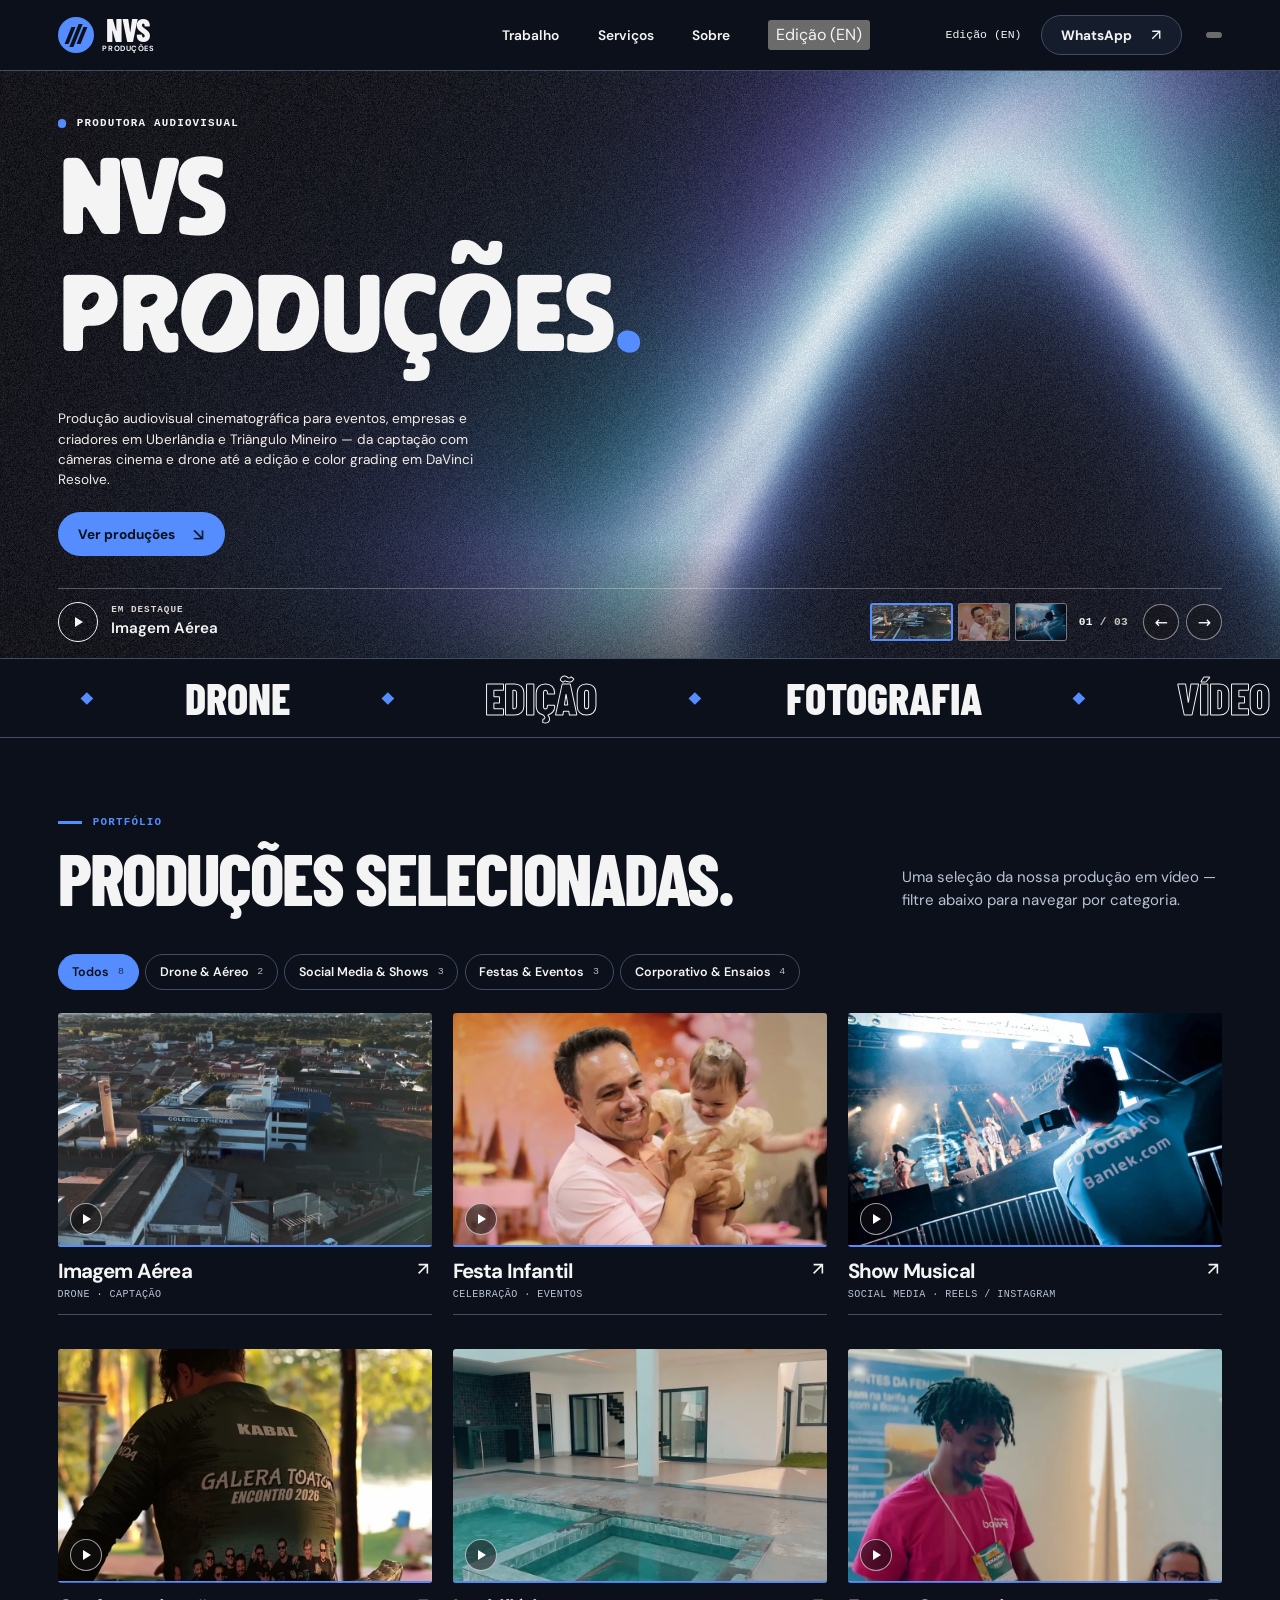
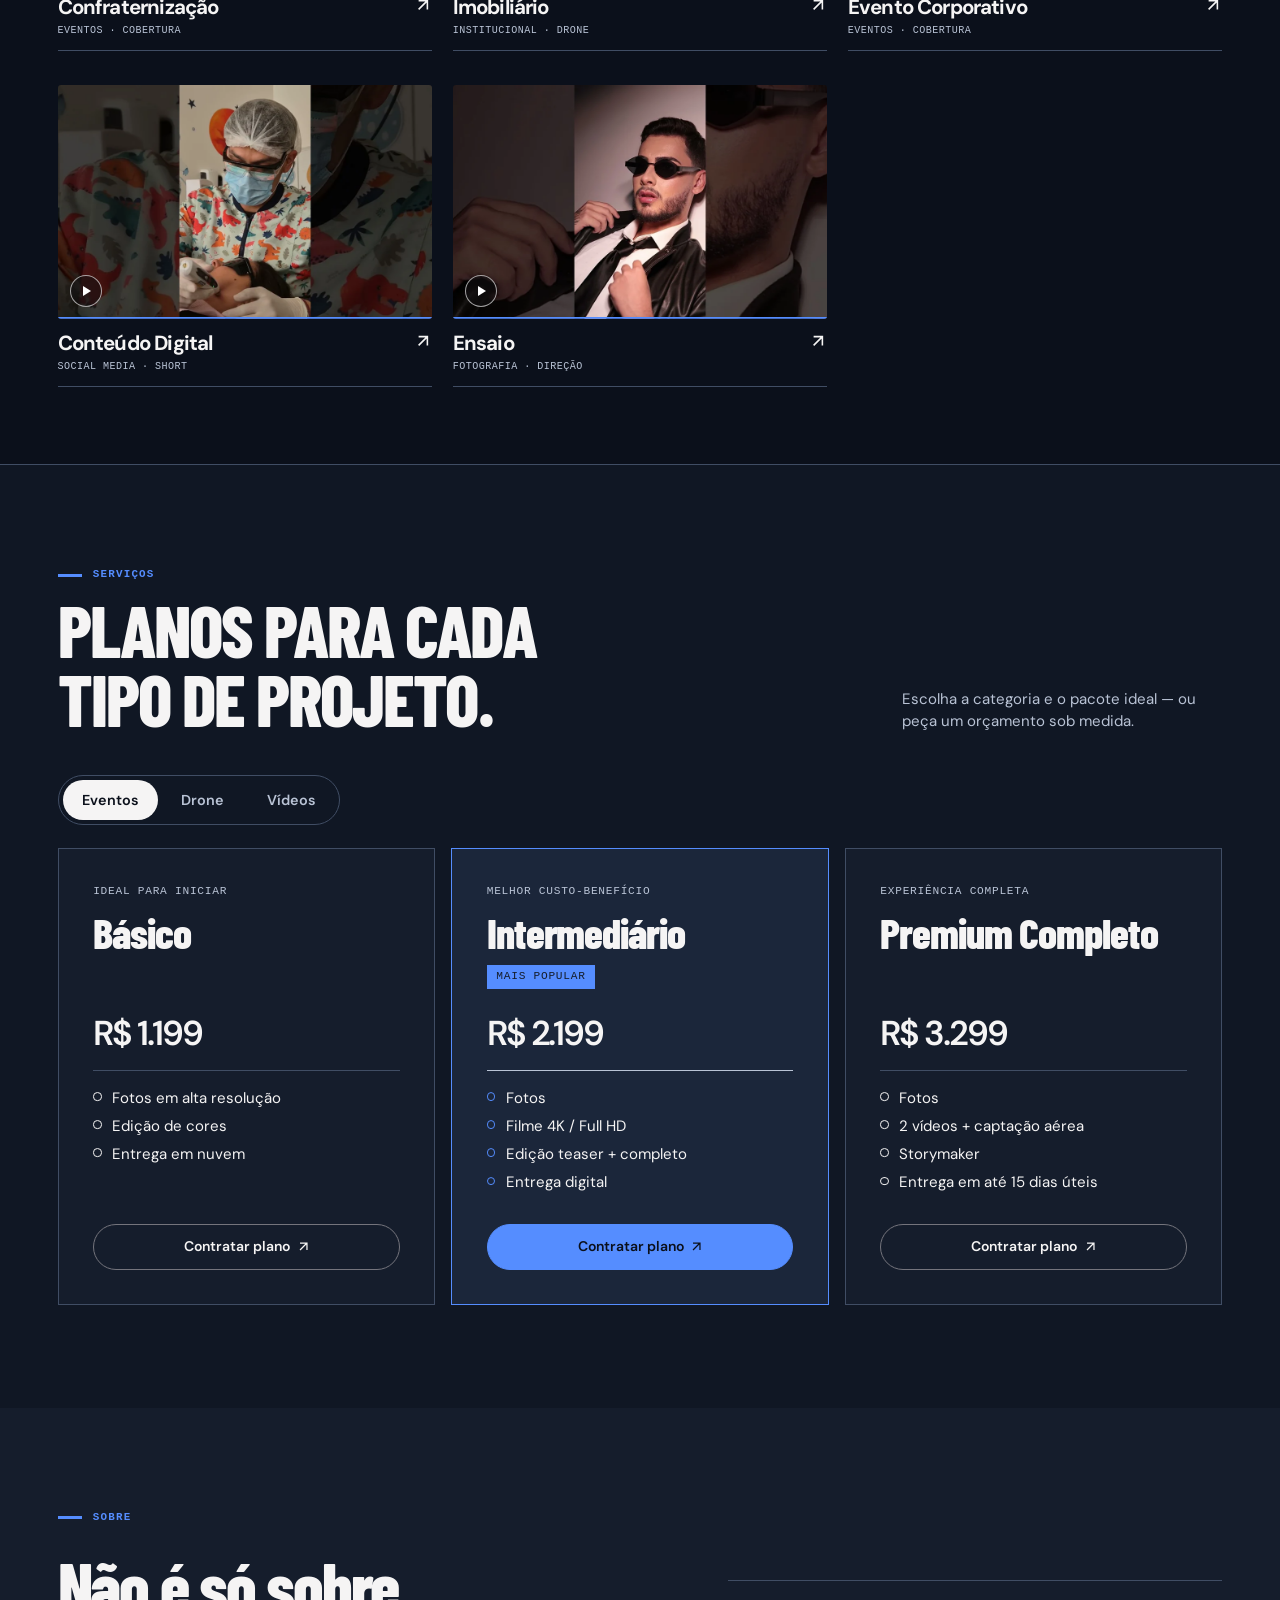
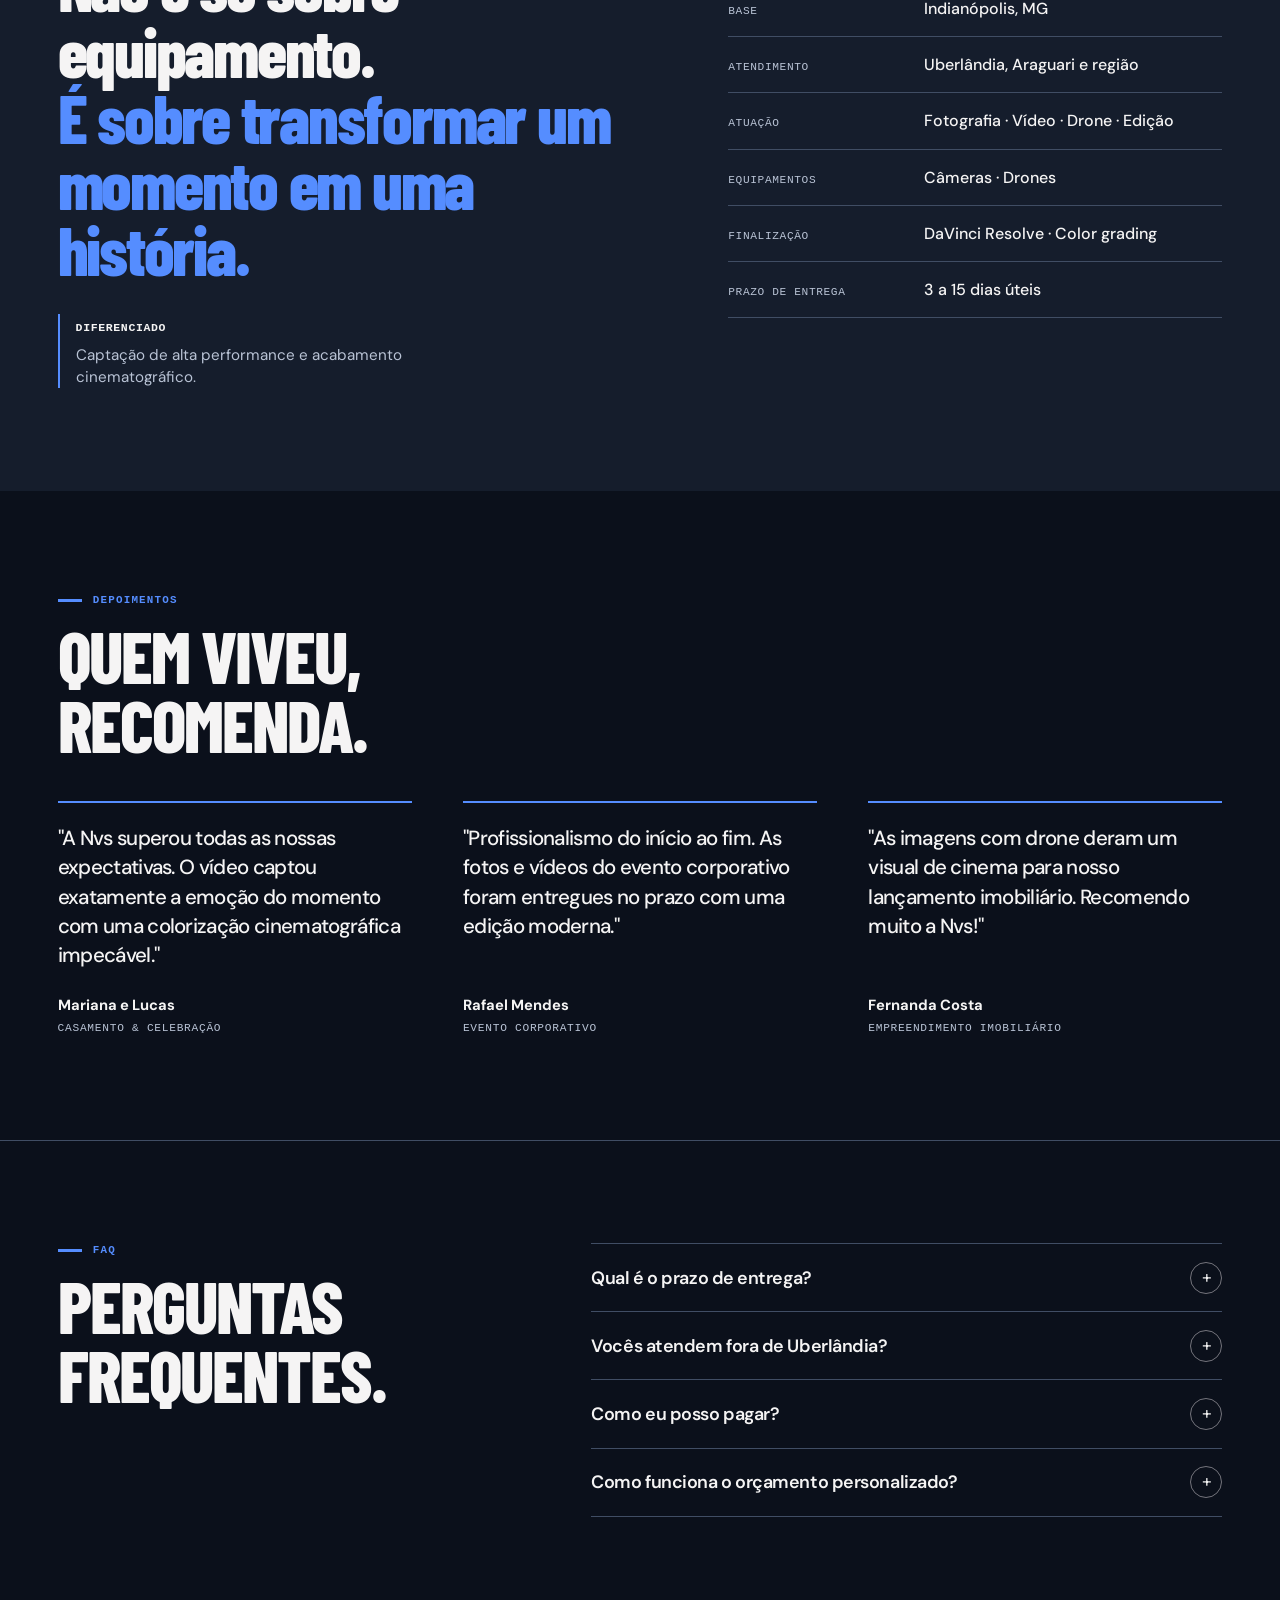
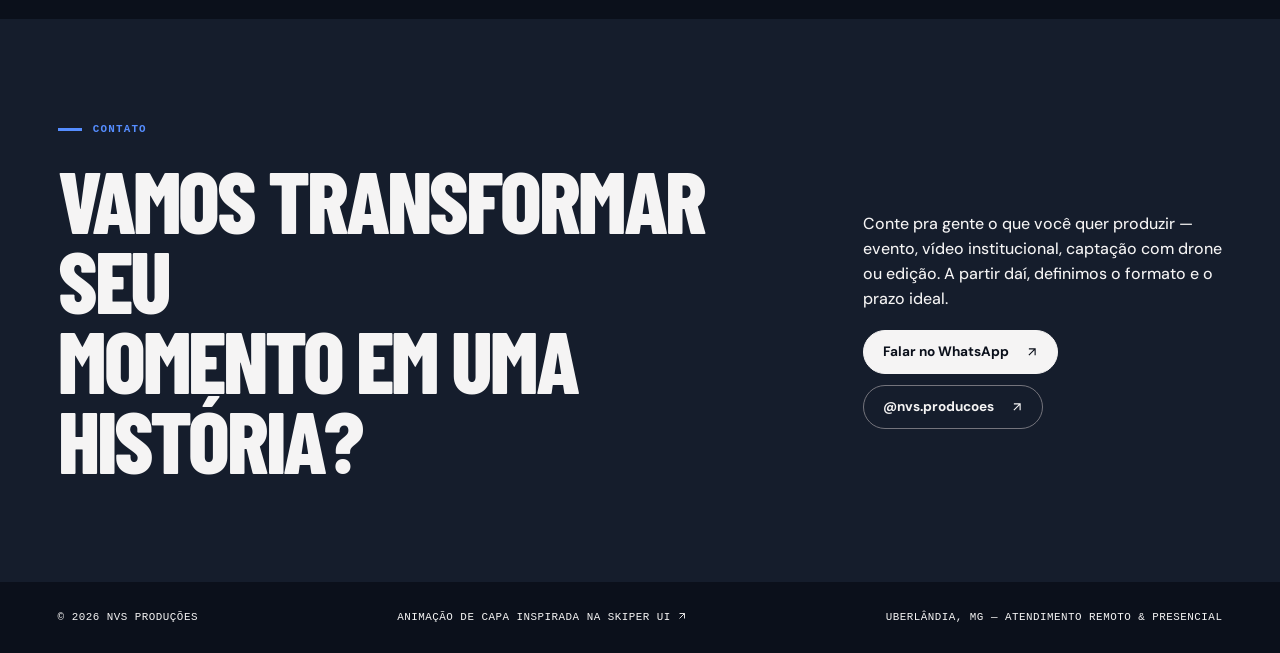
<file: index.html>
<!DOCTYPE html>
<html lang="pt-BR">
<head>
  <meta charset="utf-8">
  <meta name="viewport" content="width=device-width, initial-scale=1">
  <meta name="theme-color" content="#0b101b">
  <meta name="description" content="Nvs Produções — fotografia, vídeo, drone e edição audiovisual cinematográfica em Uberlândia e Triângulo Mineiro.">
  <title>NVS Produções — Fotografia, vídeo e drone</title>
  <link rel="preload" href="fonts/barlow-condensed.woff2" as="font" type="font/woff2" crossorigin>
  <link rel="preload" href="fonts/froople.otf" as="font" type="font/otf" crossorigin>
  <link rel="stylesheet" href="portfolio.css">
  <link rel="stylesheet" href="lower.css">
  <script src="portfolio.js" defer></script>
  <script type="module" src="ribbon-glow.js"></script>
</head>
<body>
  <a class="skip-link" href="#trabalho">Pular para os trabalhos</a>
  <nav id="nav" aria-label="Principal">
    <div class="container nav-inner">
      <a href="#inicio" class="logo" aria-label="NVS Produções, início">
        <span class="brand-symbol" aria-hidden="true"><i></i><i></i><i></i></span>
        <span class="wordmark">NVS<span>PRODUÇÕES</span></span>
      </a>
      <div class="links" id="mobileLinks">
        <a href="#trabalho">Trabalho</a><a href="#servicos">Serviços</a><a href="#sobre">Sobre</a>
        <button type="button" class="mobile-language-button" id="mobileLanguageButton">Edição (EN)</button>
      </div>
      <div class="nav-actions">
        <button type="button" class="language-button" id="btnToggleEn">Edição (EN)</button>
        <a class="nav-cta" href="https://wa.me/5534997197922" target="_blank" rel="noopener noreferrer">WhatsApp <span class="arrow-icon" aria-hidden="true"></span></a>
      </div>
      <button type="button" class="nav-toggle" id="mobileMenuToggle" aria-label="Abrir menu" aria-expanded="false" aria-controls="mobileLinks">
        <span aria-hidden="true"></span><span aria-hidden="true"></span>
      </button>
    </div>
  </nav>
  <main id="viewPt">
    <section class="hero" id="inicio" aria-labelledby="heroHeading">
      <div class="hero-stage" aria-hidden="true">
        <canvas class="ribbon-canvas" hidden></canvas>
      </div>
      <div class="hero-shade"></div>
      <div class="container hero-layout">
        <div class="hero-copy">
          <p class="hero-kicker"><i aria-hidden="true"></i> Produtora audiovisual</p>
          <h1 id="heroHeading" aria-label="NVS Produções">
            <!-- Alpha threshold from Originkit's Text Morph. -->
            <svg class="title-morph-defs" aria-hidden="true" width="0" height="0">
              <defs>
                <filter id="title-morph-threshold" x="-25%" y="-35%" width="150%" height="170%" color-interpolation-filters="sRGB">
                  <feColorMatrix in="SourceGraphic" type="matrix"
                    values="1 0 0 0 0 0 1 0 0 0 0 0 1 0 0 0 0 0 25 -9" result="goo" />
                  <feComposite in="SourceGraphic" in2="goo" operator="atop" />
                </filter>
              </defs>
            </svg>
            <span class="title-morph" aria-hidden="true">
              <span class="title-morph-short">NVS</span>
              <span class="title-morph-full">NVS<br>Produções<b>.</b></span>
            </span>
          </h1>
          <p class="hero-description">Produção audiovisual cinematográfica para eventos, empresas e criadores em Uberlândia e Triângulo Mineiro — da captação com câmeras cinema e drone até a edição e color grading em DaVinci Resolve.</p>
          <a class="button hero-cta" href="#trabalho">Ver produções <span class="arrow-icon arrow-down" aria-hidden="true"></span></a>
        </div>
        <div class="feature-bar" role="group" aria-label="Produções em destaque">
          <button type="button" class="feature-play" id="heroPlay" aria-label="Assistir a Imagem Aérea">
            <span class="play-disc" aria-hidden="true"></span><span><span class="feature-label">Em destaque</span><strong id="heroTitle" aria-live="polite">Imagem Aérea</strong></span>
          </button>
          <div class="film-picker" role="group" aria-label="Escolher produção em destaque"></div>
          <div class="feature-nav">
            <span class="feature-index"><span id="heroIndex">01</span> <span>/ 03</span></span>
            <button id="heroPrev" type="button" aria-label="Produção anterior">←</button>
            <button id="heroNext" type="button" aria-label="Próxima produção">→</button>
          </div>
        </div>
      </div>
    </section>
    <div class="disciplines" aria-label="Áreas de atuação">
      <div class="film-track">
        <div class="disciplines-inner"><span>Fotografia</span><i aria-hidden="true"></i><span>Vídeo</span><i aria-hidden="true"></i><span>Drone</span><i aria-hidden="true"></i><span>Edição</span><i aria-hidden="true"></i></div>
      </div>
    </div>
    <section id="trabalho" aria-labelledby="work-heading">
      <div class="container">
        <div class="section-head">
          <div><div class="section-number">Portfólio</div><h2 id="work-heading">Produções selecionadas<span>.</span></h2></div>
          <p>Uma seleção da nossa produção em vídeo — filtre abaixo para navegar por categoria.</p>
        </div>
        <div class="work-filters" id="workFilters">
          <button class="work-filter-btn active" data-filter="all">
            Todos <span class="count" id="count-all">0</span>
          </button>
          <button class="work-filter-btn" data-filter="drone">
            Drone & Aéreo <span class="count" id="count-drone">0</span>
          </button>
          <button class="work-filter-btn" data-filter="social">
            Social Media & Shows <span class="count" id="count-social">0</span>
          </button>
          <button class="work-filter-btn" data-filter="eventos">
            Festas & Eventos <span class="count" id="count-eventos">0</span>
          </button>
          <button class="work-filter-btn" data-filter="corporativo">
            Corporativo & Ensaios <span class="count" id="count-corporativo">0</span>
          </button>
        </div>

        <div class="work-grid" id="workGrid">
          <button type="button" class="project" data-category="drone" data-video="aDJH6hqLRlk" data-type="youtube" data-poster="assets/aDJH6hqLRlk.webp" aria-label="Assistir a Imagem Aérea">
            <span class="project-frame"><span class="project-matte" aria-hidden="true"></span><img class="project-bg" src="assets/aDJH6hqLRlk.webp" alt="" loading="lazy" width="640" height="360"><span class="project-play" aria-hidden="true"></span></span>
            <span class="project-info"><span><strong class="project-title">Imagem Aérea</strong><span class="project-type">Drone · Captação</span></span><span class="project-arrow arrow-icon" aria-hidden="true"></span></span>
          </button>
          <button type="button" class="project" data-category="eventos" data-video="DA_a7z_ofI8" data-type="youtube" data-poster="assets/DA_a7z_ofI8.webp" aria-label="Assistir a Festa Infantil">
            <span class="project-frame"><span class="project-matte" aria-hidden="true"></span><img class="project-bg" src="assets/DA_a7z_ofI8.webp" alt="" loading="lazy" width="640" height="360"><span class="project-play" aria-hidden="true"></span></span>
            <span class="project-info"><span><strong class="project-title">Festa Infantil</strong><span class="project-type">Celebração · Eventos</span></span><span class="project-arrow arrow-icon" aria-hidden="true"></span></span>
          </button>
          <button type="button" class="project" data-category="social" data-video="DLB5YvgJp1M" data-type="instagram" data-short="true" data-poster="assets/DLB5YvgJp1M.webp" aria-label="Assistir a Show Musical">
            <span class="project-frame"><span class="project-matte" aria-hidden="true"></span><img class="project-bg" src="assets/DLB5YvgJp1M.webp" alt="" loading="lazy" width="640" height="360"><span class="project-play" aria-hidden="true"></span></span>
            <span class="project-info"><span><strong class="project-title">Show Musical</strong><span class="project-type">Social Media · Reels / Instagram</span></span><span class="project-arrow arrow-icon" aria-hidden="true"></span></span>
          </button>
          <button type="button" class="project" data-category="eventos corporativo" data-video="T41612DRHyA" data-type="youtube" data-poster="assets/T41612DRHyA.webp" aria-label="Assistir a Confraternização">
            <span class="project-frame"><span class="project-matte" aria-hidden="true"></span><img class="project-bg" src="assets/T41612DRHyA.webp" alt="" loading="lazy" width="640" height="360"><span class="project-play" aria-hidden="true"></span></span>
            <span class="project-info"><span><strong class="project-title">Confraternização</strong><span class="project-type">Eventos · Cobertura</span></span><span class="project-arrow arrow-icon" aria-hidden="true"></span></span>
          </button>
          <button type="button" class="project" data-category="drone corporativo" data-video="PzXkX8qnivg" data-type="youtube" data-poster="assets/PzXkX8qnivg.webp" aria-label="Assistir a Imobiliário">
            <span class="project-frame"><span class="project-matte" aria-hidden="true"></span><img class="project-bg" src="assets/PzXkX8qnivg.webp" alt="" loading="lazy" width="640" height="360"><span class="project-play" aria-hidden="true"></span></span>
            <span class="project-info"><span><strong class="project-title">Imobiliário</strong><span class="project-type">Institucional · Drone</span></span><span class="project-arrow arrow-icon" aria-hidden="true"></span></span>
          </button>
          <button type="button" class="project" data-category="corporativo eventos" data-video="7LOGyY0n6dU" data-type="youtube" data-poster="assets/7LOGyY0n6dU.webp" aria-label="Assistir a Evento Corporativo">
            <span class="project-frame"><span class="project-matte" aria-hidden="true"></span><img class="project-bg" src="assets/7LOGyY0n6dU.webp" alt="" loading="lazy" width="640" height="360"><span class="project-play" aria-hidden="true"></span></span>
            <span class="project-info"><span><strong class="project-title">Evento Corporativo</strong><span class="project-type">Eventos · Cobertura</span></span><span class="project-arrow arrow-icon" aria-hidden="true"></span></span>
          </button>
          <button type="button" class="project" data-category="social" data-video="9NNJ_DTPng8" data-type="youtube" data-short="true" data-poster="assets/9NNJ_DTPng8.webp" aria-label="Assistir a Conteúdo Digital">
            <span class="project-frame"><span class="project-matte" aria-hidden="true"></span><img class="project-bg" src="assets/9NNJ_DTPng8.webp" alt="" loading="lazy" width="640" height="360"><span class="project-play" aria-hidden="true"></span></span>
            <span class="project-info"><span><strong class="project-title">Conteúdo Digital</strong><span class="project-type">Social Media · Short</span></span><span class="project-arrow arrow-icon" aria-hidden="true"></span></span>
          </button>
          <button type="button" class="project" data-category="corporativo social" data-video="2OLhbEu2Wv0" data-type="youtube" data-short="true" data-poster="assets/2OLhbEu2Wv0.webp" aria-label="Assistir a Ensaio">
            <span class="project-frame"><span class="project-matte" aria-hidden="true"></span><img class="project-bg" src="assets/2OLhbEu2Wv0.webp" alt="" loading="lazy" width="640" height="360"><span class="project-play" aria-hidden="true"></span></span>
            <span class="project-info"><span><strong class="project-title">Ensaio</strong><span class="project-type">Fotografia · Direção</span></span><span class="project-arrow arrow-icon" aria-hidden="true"></span></span>
          </button>
        </div>
      </div>
    </section>
    <section id="servicos">
      <div class="container">
        <div class="section-head">
          <div>
            <div class="section-number">SERVIÇOS</div>
            <h2>Planos para cada<br>tipo de projeto.</h2>
          </div>
          <p>Escolha a categoria e o pacote ideal — ou peça um orçamento sob medida.</p>
        </div>

        <div class="tabs">
          <button class="tab-btn active" data-tab="eventos">Eventos</button>
          <button class="tab-btn" data-tab="drone">Drone</button>
          <button class="tab-btn" data-tab="videos">Vídeos</button>
        </div>

        <!-- EVENTOS -->
        <div class="plans active" id="plans-eventos">
          <div class="plans-grid">
            <div class="plan-card">
              <div class="plan-label">Ideal para iniciar</div>
              <div class="plan-name">Básico</div>
              <div class="plan-price">R$ 1.199</div>
              <ul class="plan-features">
                <li>Fotos em alta resolução</li>
                <li>Edição de cores</li>
                <li>Entrega em nuvem</li>
              </ul>
              <a class="plan-cta" href="https://wa.me/5534997197922?text=Olá!%20Tenho%20interesse%20no%20plano%20Básico%20de%20Eventos." target="_blank" rel="noopener noreferrer">Contratar plano <span class="arrow-icon" aria-hidden="true"></span></a>
            </div>

            <div class="plan-card featured">
              <span class="plan-badge">Mais popular</span>
              <div class="plan-label">Melhor custo-benefício</div>
              <div class="plan-name">Intermediário</div>
              <div class="plan-price">R$ 2.199</div>
              <ul class="plan-features">
                <li>Fotos</li>
                <li>Filme 4K / Full HD</li>
                <li>Edição teaser + completo</li>
                <li>Entrega digital</li>
              </ul>
              <a class="plan-cta" href="https://wa.me/5534997197922?text=Olá!%20Tenho%20interesse%20no%20plano%20Intermediário%20de%20Eventos." target="_blank" rel="noopener noreferrer">Contratar plano <span class="arrow-icon" aria-hidden="true"></span></a>
            </div>

            <div class="plan-card">
              <div class="plan-label">Experiência completa</div>
              <div class="plan-name">Premium Completo</div>
              <div class="plan-price">R$ 3.299</div>
              <ul class="plan-features">
                <li>Fotos</li>
                <li>2 vídeos + captação aérea</li>
                <li>Storymaker</li>
                <li>Entrega em até 15 dias úteis</li>
              </ul>
              <a class="plan-cta" href="https://wa.me/5534997197922?text=Olá!%20Tenho%20interesse%20no%20plano%20Premium%20Completo%20de%20Eventos." target="_blank" rel="noopener noreferrer">Contratar plano <span class="arrow-icon" aria-hidden="true"></span></a>
            </div>
          </div>
        </div>

        <!-- DRONE -->
        <div class="plans" id="plans-drone">
          <div class="plans-grid">
            <div class="plan-card">
              <div class="plan-label">Registro aéreo</div>
              <div class="plan-name">Fotos Aéreas</div>
              <div class="plan-price">R$ 500</div>
              <ul class="plan-features">
                <li>Fotos aéreas em alta resolução</li>
                <li>Correção de cor e luz</li>
                <li>Diária / serviço</li>
              </ul>
              <a class="plan-cta" href="https://wa.me/5534997197922?text=Olá!%20Tenho%20interesse%20no%20plano%20Fotos%20Aéreas." target="_blank" rel="noopener noreferrer">Contratar plano <span class="arrow-icon" aria-hidden="true"></span></a>
            </div>

            <div class="plan-card">
              <div class="plan-label">Captação profissional</div>
              <div class="plan-name">Vídeo Bruto</div>
              <div class="plan-price">R$ 800</div>
              <ul class="plan-features">
                <li>Captação aérea 4K / FHD</li>
                <li>Material bruto na íntegra</li>
                <li>Diária / serviço</li>
              </ul>
              <a class="plan-cta" href="https://wa.me/5534997197922?text=Olá!%20Tenho%20interesse%20no%20plano%20Vídeo%20Bruto." target="_blank" rel="noopener noreferrer">Contratar plano <span class="arrow-icon" aria-hidden="true"></span></a>
            </div>

            <div class="plan-card featured">
              <span class="plan-badge">Melhor custo-benefício</span>
              <div class="plan-label">Produção completa</div>
              <div class="plan-name">Vídeo Editado</div>
              <div class="plan-price">R$ 1.200</div>
              <ul class="plan-features">
                <li>Captação com drone</li>
                <li>Edição dinâmica</li>
                <li>Color grading</li>
                <li>Trilha sonora licenciada</li>
              </ul>
              <a class="plan-cta" href="https://wa.me/5534997197922?text=Olá!%20Tenho%20interesse%20no%20plano%20Vídeo%20Editado." target="_blank" rel="noopener noreferrer">Contratar plano <span class="arrow-icon" aria-hidden="true"></span></a>
            </div>
          </div>
        </div>

        <!-- VIDEOS -->
        <div class="plans" id="plans-videos">
          <div class="plans-grid">
            <div class="plan-card">
              <div class="plan-label">Para empresas</div>
              <div class="plan-name">Corporativo & Social</div>
              <div class="plan-price">R$ 1.200 <small>a R$ 5.000</small></div>
              <ul class="plan-features">
                <li>Produção para social media</li>
                <li>Vídeo de evento corporativo</li>
                <li>Edição e formatação para redes</li>
              </ul>
              <a class="plan-cta" href="https://wa.me/5534997197922?text=Olá!%20Tenho%20interesse%20no%20plano%20Corporativo%20e%20Social." target="_blank" rel="noopener noreferrer">Contratar plano <span class="arrow-icon" aria-hidden="true"></span></a>
            </div>

            <div class="plan-card">
              <div class="plan-label">Confraternização</div>
              <div class="plan-name">Essencial</div>
              <div class="plan-price">R$ 1.200</div>
              <ul class="plan-features">
                <li>Gravação com 1 câmera</li>
                <li>Edição normal do evento</li>
                <li>Entrega digital</li>
              </ul>
              <a class="plan-cta" href="https://wa.me/5534997197922?text=Olá!%20Tenho%20interesse%20no%20plano%20Confraternização%20Essencial." target="_blank" rel="noopener noreferrer">Contratar plano <span class="arrow-icon" aria-hidden="true"></span></a>
            </div>

            <div class="plan-card featured">
              <span class="plan-badge">Mais escolhido</span>
              <div class="plan-label">Confraternização</div>
              <div class="plan-name">Avançado</div>
              <div class="plan-price">R$ 1.800</div>
              <ul class="plan-features">
                <li>Gravação com 1 câmera</li>
                <li>Captação aérea com drone</li>
                <li>Edição dinâmica</li>
              </ul>
              <a class="plan-cta" href="https://wa.me/5534997197922?text=Olá!%20Tenho%20interesse%20no%20plano%20Confraternização%20Avançado." target="_blank" rel="noopener noreferrer">Contratar plano <span class="arrow-icon" aria-hidden="true"></span></a>
            </div>

            <div class="plan-card">
              <div class="plan-label">Confraternização</div>
              <div class="plan-name">Premium</div>
              <div class="plan-price">R$ 2.899</div>
              <ul class="plan-features">
                <li>Gravação com 2 câmeras</li>
                <li>Captação aérea com drone</li>
                <li>Edição cinematográfica</li>
              </ul>
              <a class="plan-cta" href="https://wa.me/5534997197922?text=Olá!%20Tenho%20interesse%20no%20plano%20Confraternização%20Premium." target="_blank" rel="noopener noreferrer">Contratar plano <span class="arrow-icon" aria-hidden="true"></span></a>
            </div>

            <div class="plan-card">
              <div class="plan-label">Sob medida</div>
              <div class="plan-name">Personalizado</div>
              <div class="plan-price">Sob consulta</div>
              <ul class="plan-features">
                <li>3 ou mais câmeras</li>
                <li>5 horas ou mais de evento</li>
                <li>Roteiro sob medida</li>
              </ul>
              <a class="plan-cta" href="https://wa.me/5534997197922?text=Olá!%20Gostaria%20de%20um%20orçamento%20Personalizado%20para%20vídeo." target="_blank" rel="noopener noreferrer">Solicitar orçamento <span class="arrow-icon" aria-hidden="true"></span></a>
            </div>
          </div>
        </div>
      </div>
    </section>

    <section id="sobre">
      <div class="container about-grid">
        <div>
          <div class="section-number">SOBRE</div>
          <div class="about-text">
            Não é só sobre equipamento.
            <span>É sobre transformar um momento em uma história.</span>
          </div>
          <div class="about-note"><strong>Diferenciado</strong><p>Captação de alta performance e acabamento cinematográfico.</p></div>
        </div>

        <div class="facts">
          <div class="fact"><span>Base</span><span>Indianópolis, MG</span></div>
          <div class="fact"><span>Atendimento</span><span>Uberlândia, Araguari e região</span></div>
          <div class="fact"><span>Atuação</span><span>Fotografia · Vídeo · Drone · Edição</span></div>
          <div class="fact"><span>Equipamentos</span><span>Câmeras · Drones</span></div>
          <div class="fact"><span>Finalização</span><span>DaVinci Resolve · Color grading</span></div>
          <div class="fact"><span>Prazo de entrega</span><span>3 a 15 dias úteis</span></div>
        </div>
      </div>
    </section>

    <section id="depoimentos">
      <div class="container">
        <div class="section-head">
          <div>
            <div class="section-number">DEPOIMENTOS</div>
            <h2>Quem viveu,<br>recomenda.</h2>
          </div>
        </div>

        <div class="testimonials-grid">
          <div class="testimonial">
            <p class="quote">"A Nvs superou todas as nossas expectativas. O vídeo captou exatamente a emoção do momento com uma colorização cinematográfica impecável."</p>
            <div class="name">Mariana e Lucas</div>
            <div class="role">Casamento & Celebração</div>
          </div>
          <div class="testimonial">
            <p class="quote">"Profissionalismo do início ao fim. As fotos e vídeos do evento corporativo foram entregues no prazo com uma edição moderna."</p>
            <div class="name">Rafael Mendes</div>
            <div class="role">Evento Corporativo</div>
          </div>
          <div class="testimonial">
            <p class="quote">"As imagens com drone deram um visual de cinema para nosso lançamento imobiliário. Recomendo muito a Nvs!"</p>
            <div class="name">Fernanda Costa</div>
            <div class="role">Empreendimento Imobiliário</div>
          </div>
        </div>
      </div>
    </section>

    <section id="faq">
      <div class="container">
        <div class="section-head">
          <div>
            <div class="section-number">FAQ</div>
            <h2>Perguntas<br>frequentes.</h2>
          </div>
        </div>

        <div class="faq-list">
          <div class="faq-item">
            <button class="faq-q"><span>Qual é o prazo de entrega?</span><span class="icon">+</span></button>
            <div class="faq-a"><div class="faq-a-inner">O prazo médio de entrega varia de 3 a 15 dias úteis, dependendo da complexidade do projeto.</div></div>
          </div>
          <div class="faq-item">
            <button class="faq-q"><span>Vocês atendem fora de Uberlândia?</span><span class="icon">+</span></button>
            <div class="faq-a"><div class="faq-a-inner">Sim! Atendemos Uberlândia, Triângulo Mineiro e outras regiões sob consulta de logística.</div></div>
          </div>
          <div class="faq-item">
            <button class="faq-q"><span>Como eu posso pagar?</span><span class="icon">+</span></button>
            <div class="faq-a"><div class="faq-a-inner">Como o cliente preferir! Cartão de crédito, débito ou Pix.</div></div>
          </div>
          <div class="faq-item">
            <button class="faq-q"><span>Como funciona o orçamento personalizado?</span><span class="icon">+</span></button>
            <div class="faq-a"><div class="faq-a-inner">Para eventos com 3 ou mais câmeras, 5 horas ou mais de cobertura, ou demandas específicas, o orçamento é feito sob consulta — fale com a gente pelo WhatsApp.</div></div>
          </div>
        </div>
      </div>
    </section>

    <section id="contato" class="contact">
      <div class="container">
        <div class="section-number">CONTATO</div>
        <h2>Vamos transformar seu<br>momento em uma história?</h2>
        <p>
          Conte pra gente o que você quer produzir — evento, vídeo institucional, captação com
          drone ou edição. A partir daí, definimos o formato e o prazo ideal.
        </p>
        <div class="hero-actions">
          <a class="button" href="https://wa.me/5534997197922" target="_blank" rel="noopener noreferrer">Falar no WhatsApp <span class="arrow-icon" aria-hidden="true"></span></a>
          <a class="button dark" href="https://instagram.com/nvs.producoes" target="_blank" rel="noopener noreferrer">@nvs.producoes <span class="arrow-icon" aria-hidden="true"></span></a>
        </div>
      </div>
    </section>
  </main>

  <!-- VIEW EN (VIDEO EDITING PORTFOLIO) -->
  <main id="viewEn" lang="en" hidden>
    <div class="container">
      <span class="en-badge">Post-Production & Video Editing</span>
      <h1>Crafting High-Retention<br><em>Visual Stories</em></h1>
      <p>
        Specialized editing workflow for YouTube channels, high-pacing TikToks/Reels, sound design, dynamic zooms, and cinematic color correction.
      </p>
      <div class="hero-actions">
        <a href="https://wa.me/5534997197922?text=Hello!+I+want+to+hire+video+editing+services" target="_blank" rel="noopener noreferrer" class="button">Hire for Editing <span class="arrow-icon" aria-hidden="true"></span></a>
        <button class="button dark" id="btnBackToPt">← Voltar ao Portfólio (PT)</button>
      </div>

      <div class="en-showcase-grid">
        <div class="en-card">
          <div class="en-card-tag">Long-Form</div>
          <h3>YouTube Retention & Talking Head</h3>
          <p>Punch-in zooms, dynamic B-roll cutaways, sound effects layering, and storytelling rhythm that keeps view duration high.</p>
        </div>
        <div class="en-card">
          <div class="en-card-tag">Short-Form</div>
          <h3>Reels, Shorts & TikTok</h3>
          <p>Hook-first opening frames, kinetic subtitles, high-energy pacing, and platform-specific audio mastering.</p>
        </div>
        <div class="en-card">
          <div class="en-card-tag">Finishing</div>
          <h3>DaVinci Color & Sound Design</h3>
          <p>Log-to-Rec709 conversion, tonal separation, skin-tone optimization, and multitrack Foley soundscapes.</p>
        </div>
      </div>
    </div>
  </main>

  <footer>
    <div class="container footer-inner">
      <span>© 2026 Nvs Produções</span>
      <a href="https://skiper-ui.com/v1/skiper71" target="_blank" rel="noopener noreferrer">Animação de capa inspirada na Skiper UI <span class="arrow-icon" aria-hidden="true"></span></a>
      <span>Uberlândia, MG — Atendimento remoto & presencial</span>
    </div>
  </footer>

  <dialog id="lightbox" aria-labelledby="lightboxTitle">
    <div class="lightbox-shell">
      <div class="lightbox-heading"><h2 id="lightboxTitle">Vídeo</h2><button id="lightboxClose" type="button" aria-label="Fechar vídeo">×</button></div>
      <div id="lightboxInner" class="lightbox-inner"></div>
      <a id="lightboxSource" target="_blank" rel="noopener noreferrer"></a>
    </div>
  </dialog>
</body>
</html>
</file>
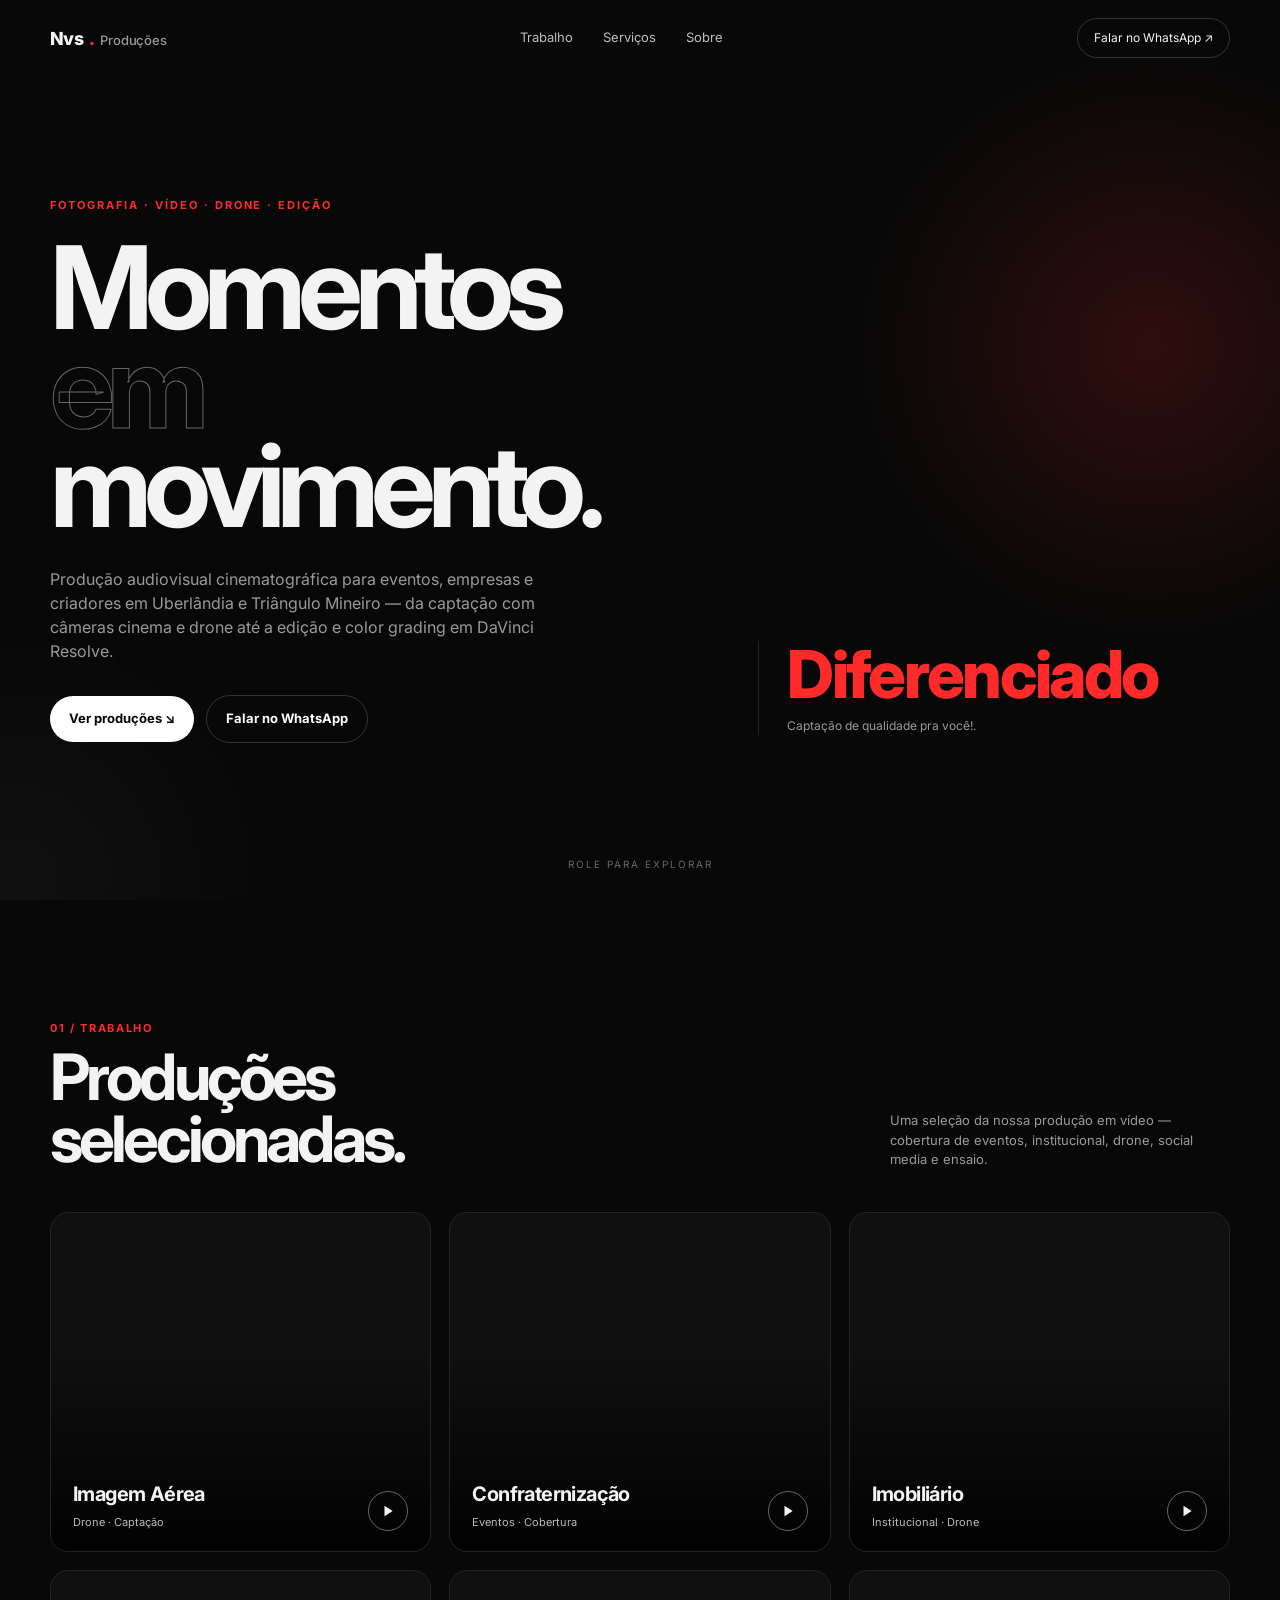
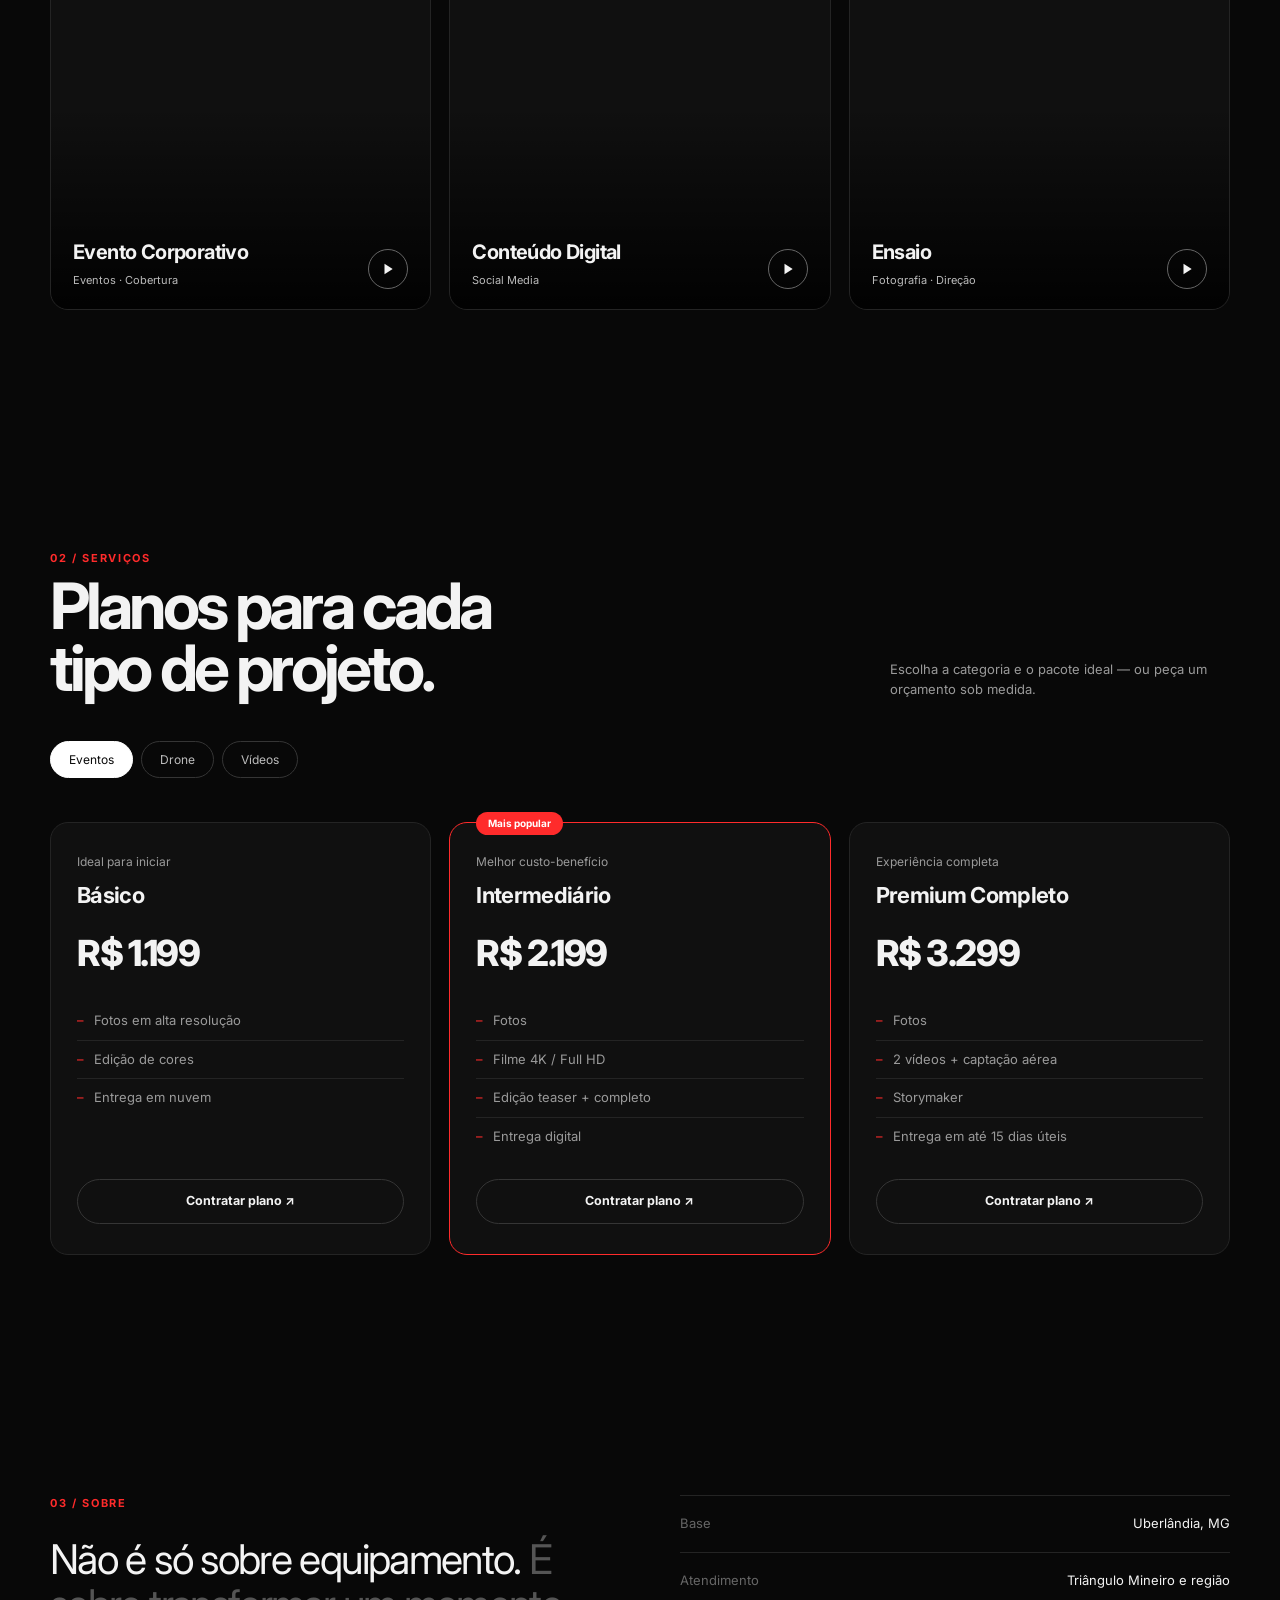
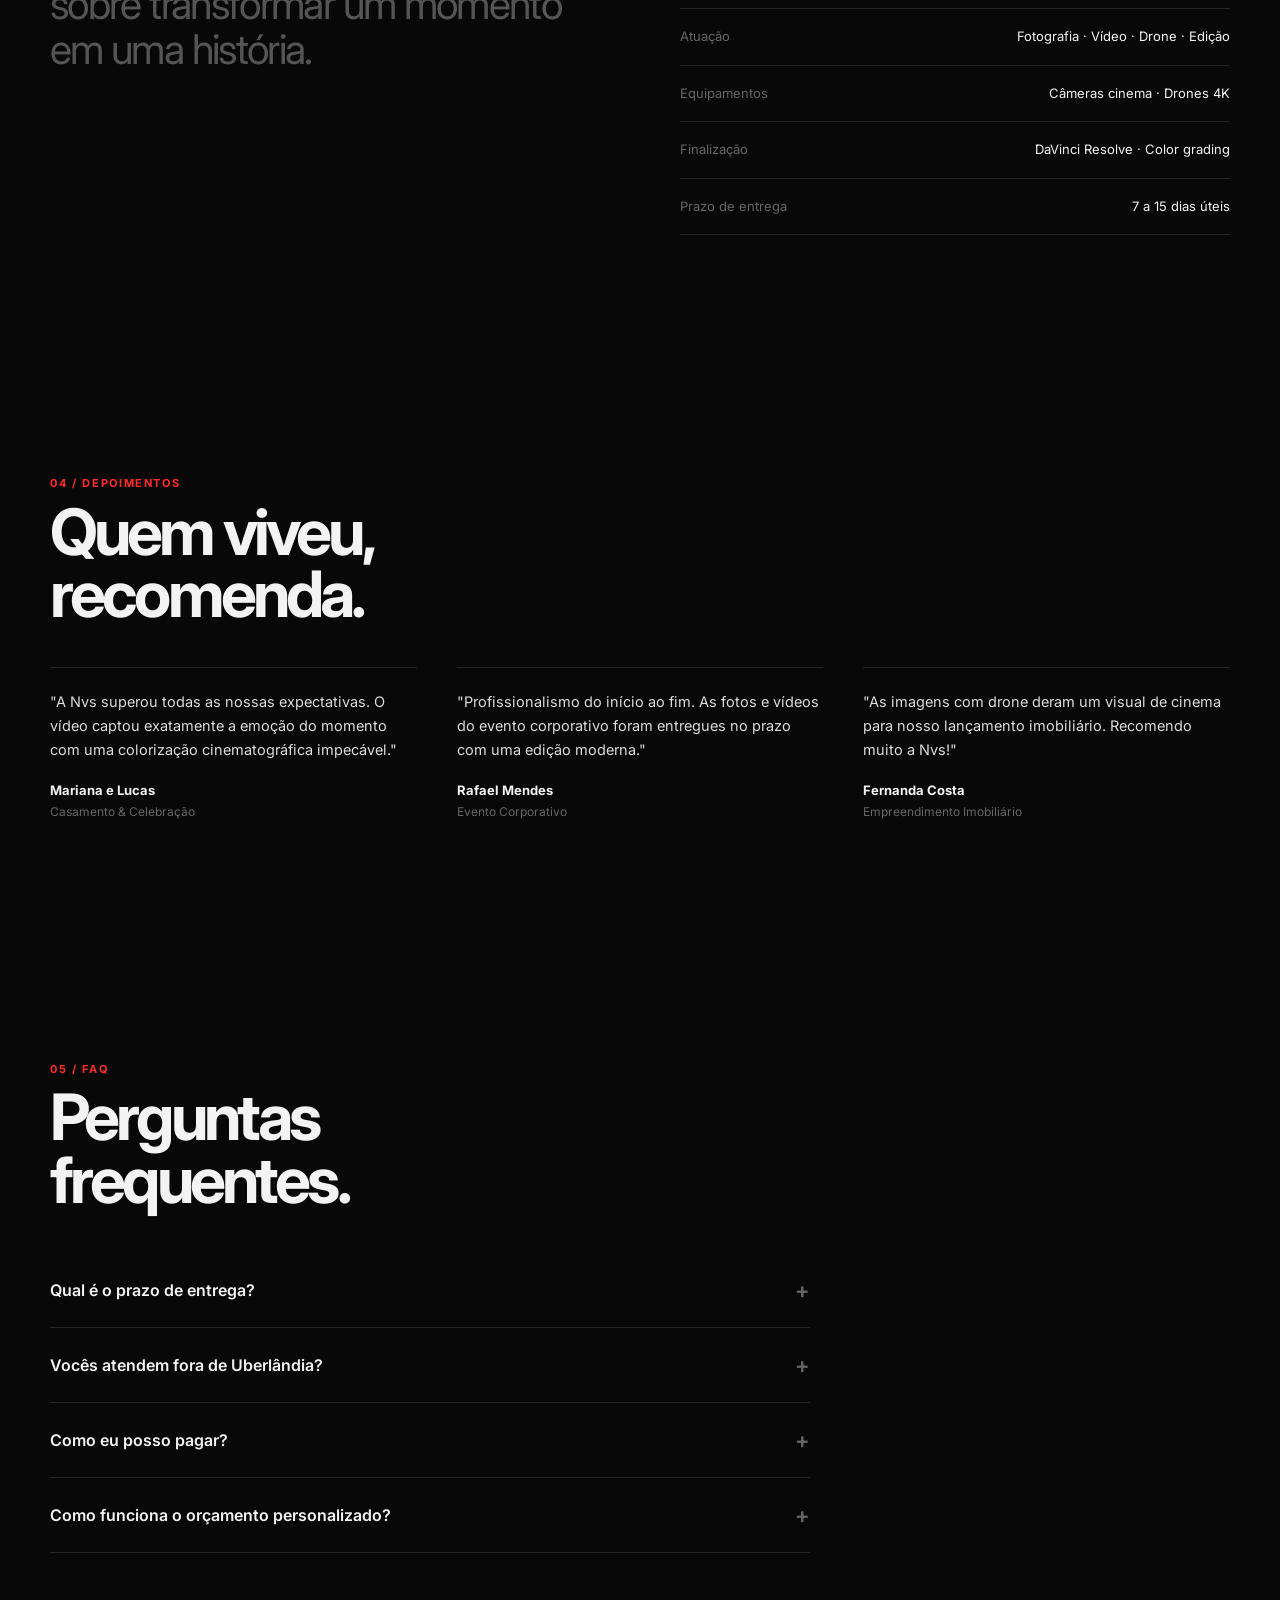
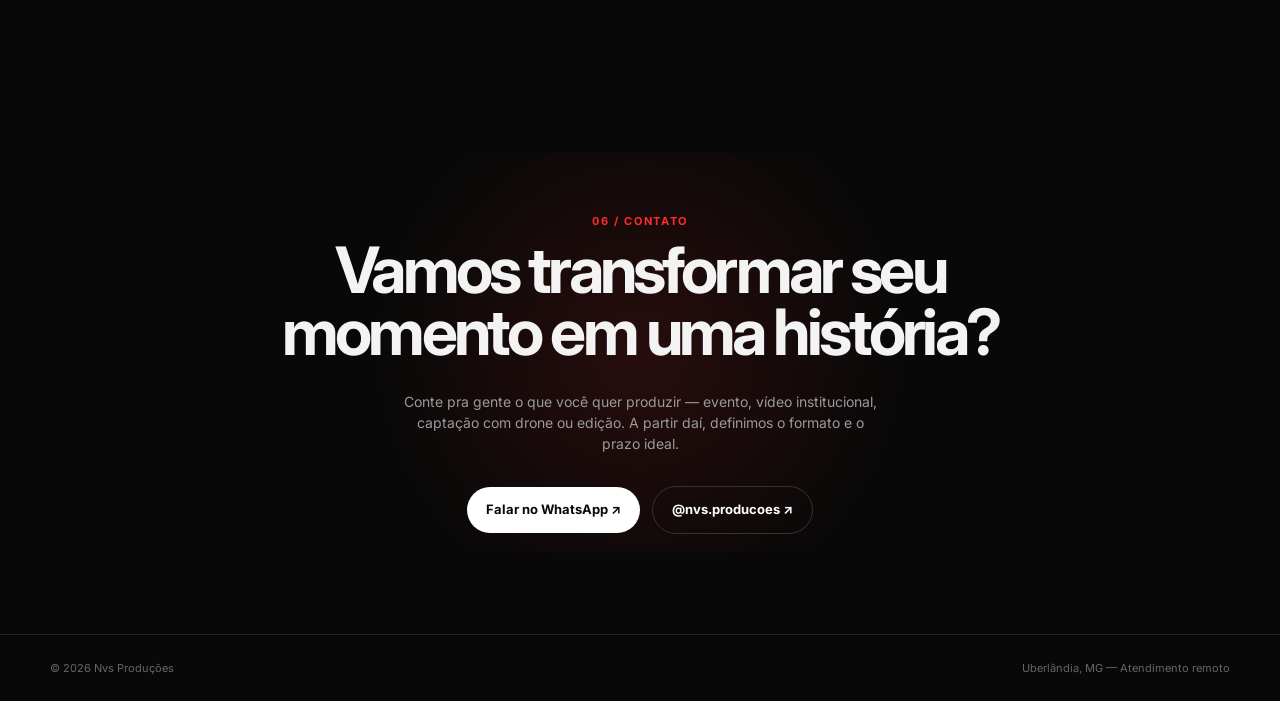
<file: nvs-producoes (1).html>
<!DOCTYPE html>
<html lang="pt-BR">
<head>
<meta charset="UTF-8" />
<meta name="viewport" content="width=device-width, initial-scale=1.0" />
<meta name="description" content="Nvs Produções — fotografia, vídeo, drone e edição audiovisual cinematográfica em Uberlândia e Triângulo Mineiro." />
<title>Nvs Produções — Audiovisual</title>

<link rel="preconnect" href="https://fonts.googleapis.com">
<link rel="preconnect" href="https://fonts.gstatic.com" crossorigin>
<link href="https://fonts.googleapis.com/css2?family=Inter:wght@400;500;600;700;800&display=swap" rel="stylesheet">

<style>
:root{
  --bg:#080808;
  --surface:#101010;
  --surface-2:#151515;
  --text:#f3f3f3;
  --muted:#9a9a9a;
  --line:#242424;
  --accent:#ff2b2b;
  --max:1180px;
  --radius:18px;
}

*{box-sizing:border-box;margin:0;padding:0}
html{scroll-behavior:smooth}
body{
  background:var(--bg);
  color:var(--text);
  font-family:Inter,ui-sans-serif,system-ui,-apple-system,BlinkMacSystemFont,"Segoe UI",sans-serif;
  line-height:1.5;
  overflow-x:hidden;
}
a{color:inherit;text-decoration:none}
img{display:block;width:100%;height:100%;object-fit:cover}
button{font-family:inherit}

.container{width:min(calc(100% - 40px),var(--max));margin:auto}

/* NAV */
nav{
  position:fixed;
  top:0;left:0;right:0;
  z-index:40;
  border-bottom:1px solid transparent;
  transition:.3s;
}
nav.scrolled{
  background:rgba(8,8,8,.82);
  backdrop-filter:blur(18px);
  border-color:var(--line);
}
.nav-inner{
  height:76px;
  display:flex;
  align-items:center;
  justify-content:space-between;
}
.logo{
  font-size:18px;
  font-weight:800;
  letter-spacing:-.04em;
  display:flex;
  align-items:baseline;
  gap:6px;
}
.logo .dot{color:var(--accent)}
.logo small{font-weight:500;font-size:13px;color:var(--muted);letter-spacing:-.01em}
.links{display:flex;gap:30px;font-size:13px;color:#bdbdbd}
.links a{transition:.2s}
.links a:hover{color:white}
.nav-cta{
  border:1px solid #353535;
  padding:10px 16px;
  border-radius:999px;
  font-size:12px;
  transition:.2s;
  white-space:nowrap;
}
.nav-cta:hover{background:white;color:#090909;border-color:white}

/* HERO */
.hero{
  min-height:100vh;
  display:grid;
  place-items:center;
  position:relative;
  overflow:hidden;
  padding:120px 0 80px;
}
.hero::before{
  content:"";
  position:absolute;
  width:620px;height:620px;
  background:radial-gradient(circle,rgba(255,43,43,.16),transparent 68%);
  top:4%;right:-14%;
  pointer-events:none;
}
.hero::after{
  content:"";
  position:absolute;
  width:500px;height:500px;
  background:radial-gradient(circle,rgba(255,255,255,.035),transparent 70%);
  left:-18%;bottom:-25%;
  pointer-events:none;
}
.hero-grid{
  display:grid;
  grid-template-columns:1.15fr .85fr;
  gap:70px;
  align-items:end;
  position:relative;
  z-index:1;
}
.hero-grid > *{min-width:0}
.eyebrow{
  color:var(--accent);
  text-transform:uppercase;
  letter-spacing:.18em;
  font-size:11px;
  font-weight:700;
  margin-bottom:24px;
}
h1{
  font-size:clamp(42px,9vw,120px);
  line-height:.86;
  letter-spacing:-.07em;
  max-width:850px;
  overflow-wrap:break-word;
  word-break:break-word;
}
h1 em{
  color:transparent;
  -webkit-text-stroke:1px #666;
  font-style:normal;
}
.hero-copy{
  margin-top:32px;
  max-width:520px;
  color:var(--muted);
  font-size:16px;
}
.hero-actions{
  display:flex;
  align-items:center;
  gap:12px;
  margin-top:32px;
  flex-wrap:wrap;
}
.button{
  display:inline-flex;
  align-items:center;
  gap:10px;
  padding:13px 19px;
  border-radius:999px;
  background:white;
  color:#080808;
  font-size:13px;
  font-weight:700;
  transition:.25s;
}
.button:hover{transform:translateY(-2px)}
.button.dark{
  background:transparent;
  color:white;
  border:1px solid #333;
}
.hero-meta{
  border-left:1px solid var(--line);
  padding-left:28px;
  margin-bottom:8px;
  min-width:0;
}
.hero-meta .big{
  font-size:clamp(28px,6vw,66px);
  line-height:1;
  letter-spacing:-.04em;
  font-weight:800;
  color:var(--accent);
  overflow-wrap:break-word;
  word-break:break-word;
}
.hero-meta p{color:var(--muted);font-size:12px;margin-top:10px;max-width:240px}

.scroll{
  position:absolute;
  bottom:28px;
  left:50%;
  transform:translateX(-50%);
  color:#666;
  font-size:10px;
  letter-spacing:.2em;
  text-transform:uppercase;
}

/* SECTIONS */
section{padding:120px 0}
.section-head{
  display:flex;
  justify-content:space-between;
  align-items:end;
  margin-bottom:42px;
  gap:30px;
}
.section-number{
  color:var(--accent);
  font-size:11px;
  font-weight:700;
  letter-spacing:.15em;
}
h2{
  margin-top:9px;
  font-size:clamp(36px,5vw,64px);
  letter-spacing:-.06em;
  line-height:.97;
}
.section-head p{
  max-width:340px;
  color:var(--muted);
  font-size:13px;
}

/* WORK */
.work-grid{
  display:grid;
  grid-template-columns:repeat(12,1fr);
  gap:18px;
}
.work-grid > *{min-width:0}
.project{
  position:relative;
  height:340px;
  grid-column:span 4;
  border-radius:var(--radius);
  overflow:hidden;
  background:var(--surface);
  border:1px solid var(--line);
  isolation:isolate;
  cursor:pointer;
}
.project-bg{
  position:absolute;inset:0;
  background-size:cover;
  background-position:center;
  transition:transform .6s cubic-bezier(.2,.7,.2,1);
}
.project:hover .project-bg{transform:scale(1.045)}
.project::after{
  content:"";
  position:absolute;inset:0;
  background:linear-gradient(180deg,transparent 40%,rgba(0,0,0,.9));
  z-index:1;
}
.project-info{
  position:absolute;
  z-index:2;
  left:22px;right:22px;bottom:20px;
  display:flex;justify-content:space-between;align-items:end;
  gap:16px;
}
.project-title{font-size:20px;font-weight:700;letter-spacing:-.03em}
.project-type{color:#bbb;font-size:11px;margin-top:5px}
.arrow{
  width:40px;height:40px;border:1px solid #666;border-radius:50%;
  display:grid;place-items:center;
  transition:.25s;
  flex-shrink:0;
}
.arrow svg{width:14px;height:14px}
.project:hover .arrow{background:white;border-color:white;transform:scale(1.06)}
.project:hover .arrow svg{color:black}

/* SERVICES / PLANS */
.tabs{
  display:flex;
  gap:8px;
  margin-bottom:44px;
  flex-wrap:wrap;
}
.tab-btn{
  border:1px solid #353535;
  padding:10px 18px;
  border-radius:999px;
  font-size:12px;
  color:#bdbdbd;
  transition:.2s;
  background:none;
  cursor:pointer;
}
.tab-btn:hover{border-color:#555;color:white}
.tab-btn.active{background:white;color:#090909;border-color:white}

.plans{display:none}
.plans.active{display:block}
.plans-grid{
  display:grid;
  grid-template-columns:repeat(3,1fr);
  gap:18px;
  align-items:stretch;
}
.plans-grid > *{min-width:0}
.plan-card{
  border:1px solid var(--line);
  border-radius:var(--radius);
  padding:30px 26px;
  background:var(--surface);
  display:flex;
  flex-direction:column;
  position:relative;
}
.plan-card.featured{border-color:var(--accent)}
.plan-badge{
  position:absolute;
  top:-11px;left:26px;
  background:var(--accent);
  color:white;
  font-size:10px;
  font-weight:700;
  padding:4px 12px;
  border-radius:999px;
}
.plan-label{font-size:12px;color:var(--muted);margin-bottom:8px}
.plan-name{font-size:22px;font-weight:700;letter-spacing:-.03em;margin-bottom:14px}
.plan-price{font-size:36px;font-weight:800;letter-spacing:-.04em;margin-bottom:22px}
.plan-price small{font-size:13px;font-weight:500;color:var(--muted);letter-spacing:0}
.plan-features{list-style:none;flex:1;margin-bottom:24px}
.plan-features li{
  font-size:13px;
  color:var(--muted);
  padding:9px 0;
  border-bottom:1px solid var(--line);
  display:flex;
  gap:10px;
}
.plan-features li:last-child{border-bottom:none}
.plan-features li::before{content:"–";color:var(--accent);flex-shrink:0}
.plan-cta{
  display:inline-flex;
  align-items:center;
  justify-content:center;
  gap:8px;
  padding:12px 18px;
  border-radius:999px;
  border:1px solid #353535;
  font-size:12.5px;
  font-weight:700;
  transition:.2s;
}
.plan-cta:hover{background:white;color:#090909;border-color:white}

/* ABOUT */
.about-grid{
  display:grid;
  grid-template-columns:1fr 1fr;
  gap:80px;
  align-items:start;
}
.about-grid > *{min-width:0}
.about-text{
  font-size:clamp(24px,3.2vw,42px);
  line-height:1.1;
  letter-spacing:-.04em;
}
.about-text span{color:#555}
.facts{border-top:1px solid var(--line)}
.fact{
  display:flex;justify-content:space-between;
  padding:18px 0;border-bottom:1px solid var(--line);
  font-size:13px;
  gap:20px;
}
.fact span:first-child{color:#666;flex-shrink:0}
.fact span:last-child{text-align:right;color:var(--text)}

/* TESTIMONIALS */
.testimonials-grid{
  display:grid;
  grid-template-columns:repeat(3,1fr);
  gap:40px;
}
.testimonials-grid > *{min-width:0}
.testimonial{border-top:1px solid var(--line);padding-top:22px}
.testimonial .quote{font-size:14.5px;line-height:1.65;color:#dcdcdc;margin-bottom:20px}
.testimonial .name{font-size:13px;font-weight:700}
.testimonial .role{font-size:12px;color:#666;margin-top:2px}

/* FAQ */
.faq-list{max-width:760px}
.faq-item{border-bottom:1px solid var(--line)}
.faq-q{
  width:100%;
  display:flex;
  justify-content:space-between;
  align-items:center;
  gap:20px;
  padding:24px 0;
  font-size:16px;
  font-weight:600;
  text-align:left;
  background:none;
  border:none;
  color:var(--text);
  cursor:pointer;
}
.faq-q .icon{
  font-size:22px;
  color:#666;
  transition:.25s;
  flex-shrink:0;
}
.faq-item.open .faq-q .icon{transform:rotate(45deg);color:var(--accent)}
.faq-a{max-height:0;overflow:hidden;transition:max-height .35s cubic-bezier(.4,0,.2,1)}
.faq-a-inner{padding-bottom:24px;color:var(--muted);font-size:14px;max-width:620px;line-height:1.6}

/* CONTACT */
.contact{
  padding:140px 0 100px;
  text-align:center;
  position:relative;
  overflow:hidden;
}
.contact::before{
  content:"";
  position:absolute;
  width:700px;height:400px;
  left:50%;top:50%;
  transform:translate(-50%,-50%);
  background:radial-gradient(circle,rgba(255,43,43,.13),transparent 68%);
  pointer-events:none;
}
.contact > *{position:relative;z-index:1}
.contact h2{max-width:850px;margin:10px auto 28px}
.contact p{color:var(--muted);max-width:480px;margin:auto;font-size:14px}
.contact .hero-actions{justify-content:center;margin-top:32px}

footer{
  border-top:1px solid var(--line);
  padding:25px 0;
  color:#666;
  font-size:11px;
}
.footer-inner{display:flex;justify-content:space-between;gap:20px;flex-wrap:wrap}

/* VIDEO LIGHTBOX */
.lightbox{
  position:fixed;inset:0;z-index:100;
  background:rgba(4,4,4,.94);
  display:flex;align-items:center;justify-content:center;
  opacity:0;visibility:hidden;
  transition:opacity .3s,visibility .3s;
  padding:20px;
}
.lightbox.open{opacity:1;visibility:visible}
.lightbox-inner{
  width:100%;max-width:960px;aspect-ratio:16/9;
  border-radius:var(--radius);overflow:hidden;background:#000;
  transform:scale(.95);transition:transform .3s;
}
.lightbox.open .lightbox-inner{transform:scale(1)}
.lightbox-inner.is-short{max-width:380px;aspect-ratio:9/16}
.lightbox iframe{width:100%;height:100%;border:0}
.lightbox-close{
  position:fixed;top:24px;right:24px;
  width:44px;height:44px;border:1px solid #353535;border-radius:50%;
  display:flex;align-items:center;justify-content:center;color:white;
  background:rgba(8,8,8,.6);
}

@media(max-width:850px){
  .links{display:none}
  .hero-grid,.about-grid{grid-template-columns:1fr;gap:50px}
  .hero-meta{border-left:0;border-top:1px solid var(--line);padding:25px 0 0}
  .project{grid-column:span 12;height:300px}
  .plans-grid{grid-template-columns:1fr;max-width:460px}
  .testimonials-grid{grid-template-columns:1fr;gap:30px;max-width:480px}
  section{padding:85px 0}
}

@media(max-width:520px){
  .container{width:min(calc(100% - 28px),var(--max))}
  .nav-inner{height:66px}
  .nav-cta{padding:8px 12px}
  h1{font-size:42px}
  .eyebrow{letter-spacing:.12em}
  .hero{padding-top:100px}
  .hero-actions{flex-wrap:wrap}
  .section-head{display:block}
  .section-head p{margin-top:20px}
  .footer-inner{display:block}
  .footer-inner span{display:block;margin-top:7px}
}
</style>
</head>

<body>
  <nav id="nav">
    <div class="container nav-inner">
      <a href="#" class="logo">Nvs<span class="dot">.</span> <small>Produções</small></a>
      <div class="links">
        <a href="#trabalho">Trabalho</a>
        <a href="#servicos">Serviços</a>
        <a href="#sobre">Sobre</a>
      </div>
      <a href="https://wa.me/5534996300397" target="_blank" rel="noopener noreferrer" class="nav-cta">Falar no WhatsApp ↗</a>
    </div>
  </nav>

  <main>
    <section class="hero">
      <div class="container hero-grid">
        <div>
          <div class="eyebrow">Fotografia · Vídeo · Drone · Edição</div>
          <h1>Momentos<br><em>em</em> movimento.</h1>
          <p class="hero-copy">
            Produção audiovisual cinematográfica para eventos, empresas e criadores
            em Uberlândia e Triângulo Mineiro — da captação com câmeras cinema e
            drone até a edição e color grading em DaVinci Resolve.
          </p>
          <div class="hero-actions">
            <a href="#trabalho" class="button">Ver produções ↘</a>
            <a href="https://wa.me/5534996300397" target="_blank" rel="noopener noreferrer" class="button dark">Falar no WhatsApp</a>
          </div>
        </div>

        <div class="hero-meta">
          <div class="big">Diferenciado</div>
          <p>Captação de qualidade pra você!.</p>
        </div>
      </div>
      <div class="scroll">Role para explorar</div>
    </section>

    <section id="trabalho">
      <div class="container">
        <div class="section-head">
          <div>
            <div class="section-number">01 / TRABALHO</div>
            <h2>Produções<br>selecionadas.</h2>
          </div>
          <p>Uma seleção da nossa produção em vídeo — cobertura de eventos, institucional, drone, social media e ensaio.</p>
        </div>

        <div class="work-grid">
          <div class="project" data-video="aDJH6hqLRlk">
            <div class="project-bg" style="background-image:url('https://img.youtube.com/vi/aDJH6hqLRlk/maxresdefault.jpg')"></div>
            <div class="project-info">
              <div>
                <div class="project-title">Imagem Aérea</div>
                <div class="project-type">Drone · Captação</div>
              </div>
              <div class="arrow"><svg viewBox="0 0 24 24" fill="currentColor"><polygon points="6 3 20 12 6 21 6 3"/></svg></div>
            </div>
          </div>

          <div class="project" data-video="T41612DRHyA">
            <div class="project-bg" style="background-image:url('https://img.youtube.com/vi/T41612DRHyA/maxresdefault.jpg')"></div>
            <div class="project-info">
              <div>
                <div class="project-title">Confraternização</div>
                <div class="project-type">Eventos · Cobertura</div>
              </div>
              <div class="arrow"><svg viewBox="0 0 24 24" fill="currentColor"><polygon points="6 3 20 12 6 21 6 3"/></svg></div>
            </div>
          </div>

          <div class="project" data-video="PzXkX8qnivg">
            <div class="project-bg" style="background-image:url('https://img.youtube.com/vi/PzXkX8qnivg/maxresdefault.jpg')"></div>
            <div class="project-info">
              <div>
                <div class="project-title">Imobiliário</div>
                <div class="project-type">Institucional · Drone</div>
              </div>
              <div class="arrow"><svg viewBox="0 0 24 24" fill="currentColor"><polygon points="6 3 20 12 6 21 6 3"/></svg></div>
            </div>
          </div>

          <div class="project" data-video="7LOGyY0n6dU">
            <div class="project-bg" style="background-image:url('https://img.youtube.com/vi/7LOGyY0n6dU/maxresdefault.jpg')"></div>
            <div class="project-info">
              <div>
                <div class="project-title">Evento Corporativo</div>
                <div class="project-type">Eventos · Cobertura</div>
              </div>
              <div class="arrow"><svg viewBox="0 0 24 24" fill="currentColor"><polygon points="6 3 20 12 6 21 6 3"/></svg></div>
            </div>
          </div>

          <div class="project" data-video="9NNJ_DTPng8" data-short="true">
            <div class="project-bg" style="background-image:url('https://img.youtube.com/vi/9NNJ_DTPng8/maxresdefault.jpg')"></div>
            <div class="project-info">
              <div>
                <div class="project-title">Conteúdo Digital</div>
                <div class="project-type">Social Media</div>
              </div>
              <div class="arrow"><svg viewBox="0 0 24 24" fill="currentColor"><polygon points="6 3 20 12 6 21 6 3"/></svg></div>
            </div>
          </div>

          <div class="project" data-video="2OLhbEu2Wv0" data-short="true">
            <div class="project-bg" style="background-image:url('https://img.youtube.com/vi/2OLhbEu2Wv0/maxresdefault.jpg')"></div>
            <div class="project-info">
              <div>
                <div class="project-title">Ensaio</div>
                <div class="project-type">Fotografia · Direção</div>
              </div>
              <div class="arrow"><svg viewBox="0 0 24 24" fill="currentColor"><polygon points="6 3 20 12 6 21 6 3"/></svg></div>
            </div>
          </div>
        </div>
      </div>
    </section>

    <section id="servicos">
      <div class="container">
        <div class="section-head">
          <div>
            <div class="section-number">02 / SERVIÇOS</div>
            <h2>Planos para cada<br>tipo de projeto.</h2>
          </div>
          <p>Escolha a categoria e o pacote ideal — ou peça um orçamento sob medida.</p>
        </div>

        <div class="tabs">
          <button class="tab-btn active" data-tab="eventos">Eventos</button>
          <button class="tab-btn" data-tab="drone">Drone</button>
          <button class="tab-btn" data-tab="videos">Vídeos</button>
        </div>

        <!-- EVENTOS -->
        <div class="plans active" id="plans-eventos">
          <div class="plans-grid">
            <div class="plan-card">
              <div class="plan-label">Ideal para iniciar</div>
              <div class="plan-name">Básico</div>
              <div class="plan-price">R$ 1.199</div>
              <ul class="plan-features">
                <li>Fotos em alta resolução</li>
                <li>Edição de cores</li>
                <li>Entrega em nuvem</li>
              </ul>
              <a class="plan-cta" href="https://wa.me/5534996300397?text=Olá!%20Tenho%20interesse%20no%20plano%20Básico%20de%20Eventos." target="_blank" rel="noopener noreferrer">Contratar plano ↗</a>
            </div>

            <div class="plan-card featured">
              <span class="plan-badge">Mais popular</span>
              <div class="plan-label">Melhor custo-benefício</div>
              <div class="plan-name">Intermediário</div>
              <div class="plan-price">R$ 2.199</div>
              <ul class="plan-features">
                <li>Fotos</li>
                <li>Filme 4K / Full HD</li>
                <li>Edição teaser + completo</li>
                <li>Entrega digital</li>
              </ul>
              <a class="plan-cta" href="https://wa.me/5534996300397?text=Olá!%20Tenho%20interesse%20no%20plano%20Intermediário%20de%20Eventos." target="_blank" rel="noopener noreferrer">Contratar plano ↗</a>
            </div>

            <div class="plan-card">
              <div class="plan-label">Experiência completa</div>
              <div class="plan-name">Premium Completo</div>
              <div class="plan-price">R$ 3.299</div>
              <ul class="plan-features">
                <li>Fotos</li>
                <li>2 vídeos + captação aérea</li>
                <li>Storymaker</li>
                <li>Entrega em até 15 dias úteis</li>
              </ul>
              <a class="plan-cta" href="https://wa.me/5534996300397?text=Olá!%20Tenho%20interesse%20no%20plano%20Premium%20Completo%20de%20Eventos." target="_blank" rel="noopener noreferrer">Contratar plano ↗</a>
            </div>
          </div>
        </div>

        <!-- DRONE -->
        <div class="plans" id="plans-drone">
          <div class="plans-grid">
            <div class="plan-card">
              <div class="plan-label">Registro aéreo</div>
              <div class="plan-name">Fotos Aéreas</div>
              <div class="plan-price">R$ 500</div>
              <ul class="plan-features">
                <li>Fotos aéreas em alta resolução</li>
                <li>Correção de cor e luz</li>
                <li>Diária / serviço</li>
              </ul>
              <a class="plan-cta" href="https://wa.me/5534996300397?text=Olá!%20Tenho%20interesse%20no%20plano%20Fotos%20Aéreas." target="_blank" rel="noopener noreferrer">Contratar plano ↗</a>
            </div>

            <div class="plan-card">
              <div class="plan-label">Captação profissional</div>
              <div class="plan-name">Vídeo Bruto</div>
              <div class="plan-price">R$ 800</div>
              <ul class="plan-features">
                <li>Captação aérea 4K / FHD</li>
                <li>Material bruto na íntegra</li>
                <li>Diária / serviço</li>
              </ul>
              <a class="plan-cta" href="https://wa.me/5534996300397?text=Olá!%20Tenho%20interesse%20no%20plano%20Vídeo%20Bruto." target="_blank" rel="noopener noreferrer">Contratar plano ↗</a>
            </div>

            <div class="plan-card featured">
              <span class="plan-badge">Melhor custo-benefício</span>
              <div class="plan-label">Produção completa</div>
              <div class="plan-name">Vídeo Editado</div>
              <div class="plan-price">R$ 1.200</div>
              <ul class="plan-features">
                <li>Captação com drone</li>
                <li>Edição dinâmica</li>
                <li>Color grading</li>
                <li>Trilha sonora licenciada</li>
              </ul>
              <a class="plan-cta" href="https://wa.me/5534996300397?text=Olá!%20Tenho%20interesse%20no%20plano%20Vídeo%20Editado." target="_blank" rel="noopener noreferrer">Contratar plano ↗</a>
            </div>
          </div>
        </div>

        <!-- VIDEOS -->
        <div class="plans" id="plans-videos">
          <div class="plans-grid">
            <div class="plan-card">
              <div class="plan-label">Para empresas</div>
              <div class="plan-name">Corporativo & Social</div>
              <div class="plan-price">R$ 1.200 <small>a R$ 5.000</small></div>
              <ul class="plan-features">
                <li>Produção para social media</li>
                <li>Vídeo de evento corporativo</li>
                <li>Edição e formatação para redes</li>
              </ul>
              <a class="plan-cta" href="https://wa.me/5534996300397?text=Olá!%20Tenho%20interesse%20no%20plano%20Corporativo%20e%20Social." target="_blank" rel="noopener noreferrer">Contratar plano ↗</a>
            </div>

            <div class="plan-card">
              <div class="plan-label">Confraternização</div>
              <div class="plan-name">Essencial</div>
              <div class="plan-price">R$ 1.200</div>
              <ul class="plan-features">
                <li>Gravação com 1 câmera</li>
                <li>Edição normal do evento</li>
                <li>Entrega digital</li>
              </ul>
              <a class="plan-cta" href="https://wa.me/5534996300397?text=Olá!%20Tenho%20interesse%20no%20plano%20Confraternização%20Essencial." target="_blank" rel="noopener noreferrer">Contratar plano ↗</a>
            </div>

            <div class="plan-card featured">
              <span class="plan-badge">Mais escolhido</span>
              <div class="plan-label">Confraternização</div>
              <div class="plan-name">Avançado</div>
              <div class="plan-price">R$ 1.800</div>
              <ul class="plan-features">
                <li>Gravação com 1 câmera</li>
                <li>Captação aérea com drone</li>
                <li>Edição dinâmica</li>
              </ul>
              <a class="plan-cta" href="https://wa.me/5534996300397?text=Olá!%20Tenho%20interesse%20no%20plano%20Confraternização%20Avançado." target="_blank" rel="noopener noreferrer">Contratar plano ↗</a>
            </div>

            <div class="plan-card">
              <div class="plan-label">Confraternização</div>
              <div class="plan-name">Premium</div>
              <div class="plan-price">R$ 2.899</div>
              <ul class="plan-features">
                <li>Gravação com 2 câmeras</li>
                <li>Captação aérea com drone</li>
                <li>Edição cinematográfica</li>
              </ul>
              <a class="plan-cta" href="https://wa.me/5534996300397?text=Olá!%20Tenho%20interesse%20no%20plano%20Confraternização%20Premium." target="_blank" rel="noopener noreferrer">Contratar plano ↗</a>
            </div>

            <div class="plan-card">
              <div class="plan-label">Sob medida</div>
              <div class="plan-name">Personalizado</div>
              <div class="plan-price">Sob consulta</div>
              <ul class="plan-features">
                <li>3 ou mais câmeras</li>
                <li>5 horas ou mais de evento</li>
                <li>Roteiro sob medida</li>
              </ul>
              <a class="plan-cta" href="https://wa.me/5534996300397?text=Olá!%20Gostaria%20de%20um%20orçamento%20Personalizado%20para%20vídeo." target="_blank" rel="noopener noreferrer">Solicitar orçamento ↗</a>
            </div>
          </div>
        </div>
      </div>
    </section>

    <section id="sobre">
      <div class="container about-grid">
        <div>
          <div class="section-number">03 / SOBRE</div>
          <div class="about-text" style="margin-top:25px">
            Não é só sobre equipamento.
            <span>É sobre transformar um momento em uma história.</span>
          </div>
        </div>

        <div class="facts">
          <div class="fact"><span>Base</span><span>Uberlândia, MG</span></div>
          <div class="fact"><span>Atendimento</span><span>Triângulo Mineiro e região</span></div>
          <div class="fact"><span>Atuação</span><span>Fotografia · Vídeo · Drone · Edição</span></div>
          <div class="fact"><span>Equipamentos</span><span>Câmeras cinema · Drones 4K</span></div>
          <div class="fact"><span>Finalização</span><span>DaVinci Resolve · Color grading</span></div>
          <div class="fact"><span>Prazo de entrega</span><span>7 a 15 dias úteis</span></div>
        </div>
      </div>
    </section>

    <section id="depoimentos">
      <div class="container">
        <div class="section-head">
          <div>
            <div class="section-number">04 / DEPOIMENTOS</div>
            <h2>Quem viveu,<br>recomenda.</h2>
          </div>
        </div>

        <div class="testimonials-grid">
          <div class="testimonial">
            <p class="quote">"A Nvs superou todas as nossas expectativas. O vídeo captou exatamente a emoção do momento com uma colorização cinematográfica impecável."</p>
            <div class="name">Mariana e Lucas</div>
            <div class="role">Casamento & Celebração</div>
          </div>
          <div class="testimonial">
            <p class="quote">"Profissionalismo do início ao fim. As fotos e vídeos do evento corporativo foram entregues no prazo com uma edição moderna."</p>
            <div class="name">Rafael Mendes</div>
            <div class="role">Evento Corporativo</div>
          </div>
          <div class="testimonial">
            <p class="quote">"As imagens com drone deram um visual de cinema para nosso lançamento imobiliário. Recomendo muito a Nvs!"</p>
            <div class="name">Fernanda Costa</div>
            <div class="role">Empreendimento Imobiliário</div>
          </div>
        </div>
      </div>
    </section>

    <section id="faq">
      <div class="container">
        <div class="section-head">
          <div>
            <div class="section-number">05 / FAQ</div>
            <h2>Perguntas<br>frequentes.</h2>
          </div>
        </div>

        <div class="faq-list">
          <div class="faq-item">
            <button class="faq-q"><span>Qual é o prazo de entrega?</span><span class="icon">+</span></button>
            <div class="faq-a"><div class="faq-a-inner">O prazo médio de entrega varia de 7 a 15 dias úteis, garantindo color grading e edição refinada.</div></div>
          </div>
          <div class="faq-item">
            <button class="faq-q"><span>Vocês atendem fora de Uberlândia?</span><span class="icon">+</span></button>
            <div class="faq-a"><div class="faq-a-inner">Sim! Atendemos Uberlândia, Triângulo Mineiro e outras regiões sob consulta de logística.</div></div>
          </div>
          <div class="faq-item">
            <button class="faq-q"><span>Como eu posso pagar?</span><span class="icon">+</span></button>
            <div class="faq-a"><div class="faq-a-inner">Como o cliente preferir! Cartão de crédito, débito ou Pix.</div></div>
          </div>
          <div class="faq-item">
            <button class="faq-q"><span>Como funciona o orçamento personalizado?</span><span class="icon">+</span></button>
            <div class="faq-a"><div class="faq-a-inner">Para eventos com 3 ou mais câmeras, 5 horas ou mais de cobertura, ou demandas específicas, o orçamento é feito sob consulta — fale com a gente pelo WhatsApp.</div></div>
          </div>
        </div>
      </div>
    </section>

    <section id="contato" class="contact">
      <div class="container">
        <div class="section-number">06 / CONTATO</div>
        <h2>Vamos transformar seu<br>momento em uma história?</h2>
        <p>
          Conte pra gente o que você quer produzir — evento, vídeo institucional, captação com
          drone ou edição. A partir daí, definimos o formato e o prazo ideal.
        </p>
        <div class="hero-actions">
          <a class="button" href="https://wa.me/5534996300397" target="_blank" rel="noopener noreferrer">Falar no WhatsApp ↗</a>
          <a class="button dark" href="https://instagram.com/nvs.producoes" target="_blank" rel="noopener noreferrer">@nvs.producoes ↗</a>
        </div>
      </div>
    </section>
  </main>

  <footer>
    <div class="container footer-inner">
      <span>© 2026 Nvs Produções</span>
      <span>Uberlândia, MG — Atendimento remoto</span>
    </div>
  </footer>

  <!-- VIDEO LIGHTBOX -->
  <button class="lightbox-close" id="lightboxClose" aria-label="Fechar vídeo" style="display:none">
    <svg width="18" height="18" viewBox="0 0 24 24" fill="none" stroke="currentColor" stroke-width="2"><line x1="18" y1="6" x2="6" y2="18"/><line x1="6" y1="6" x2="18" y2="18"/></svg>
  </button>
  <div class="lightbox" id="lightbox">
    <div class="lightbox-inner" id="lightboxInner"></div>
  </div>

<script>
  const nav = document.getElementById('nav');
  window.addEventListener('scroll', () => {
    nav.classList.toggle('scrolled', window.scrollY > 30);
  });

  /* TABS DE SERVIÇOS */
  document.querySelectorAll('.tab-btn').forEach(btn => {
    btn.addEventListener('click', () => {
      document.querySelectorAll('.tab-btn').forEach(b => b.classList.remove('active'));
      document.querySelectorAll('.plans').forEach(p => p.classList.remove('active'));
      btn.classList.add('active');
      document.getElementById('plans-' + btn.dataset.tab).classList.add('active');
    });
  });

  /* FAQ ACCORDION */
  document.querySelectorAll('.faq-q').forEach(btn => {
    btn.addEventListener('click', () => {
      const item = btn.closest('.faq-item');
      const answer = item.querySelector('.faq-a');
      const isOpen = item.classList.contains('open');

      document.querySelectorAll('.faq-item').forEach(other => {
        other.classList.remove('open');
        other.querySelector('.faq-a').style.maxHeight = null;
      });

      if (!isOpen) {
        item.classList.add('open');
        answer.style.maxHeight = answer.scrollHeight + 'px';
      }
    });
  });

  /* VIDEO LIGHTBOX */
  const lightbox = document.getElementById('lightbox');
  const lightboxInner = document.getElementById('lightboxInner');
  const lightboxClose = document.getElementById('lightboxClose');

  function openLightbox(videoId, isShort){
    lightboxInner.classList.toggle('is-short', !!isShort);
    lightboxInner.innerHTML = `<iframe src="https://www.youtube.com/embed/${videoId}?autoplay=1&rel=0" title="Vídeo Nvs Produções" frameborder="0" allow="accelerometer; autoplay; clipboard-write; encrypted-media; gyroscope; picture-in-picture; web-share" referrerpolicy="strict-origin-when-cross-origin" allowfullscreen></iframe>`;
    lightbox.classList.add('open');
    lightboxClose.style.display = 'flex';
    document.body.style.overflow = 'hidden';
  }
  function closeLightbox(){
    lightbox.classList.remove('open');
    lightboxClose.style.display = 'none';
    document.body.style.overflow = '';
    setTimeout(() => { lightboxInner.innerHTML = ''; }, 300);
  }

  document.querySelectorAll('.project[data-video]').forEach(el => {
    el.addEventListener('click', () => openLightbox(el.dataset.video, el.dataset.short === 'true'));
  });
  lightboxClose.addEventListener('click', closeLightbox);
  lightbox.addEventListener('click', e => { if (e.target === lightbox) closeLightbox(); });
  document.addEventListener('keydown', e => { if (e.key === 'Escape') closeLightbox(); });
</script>
</body>
</html>
</file>
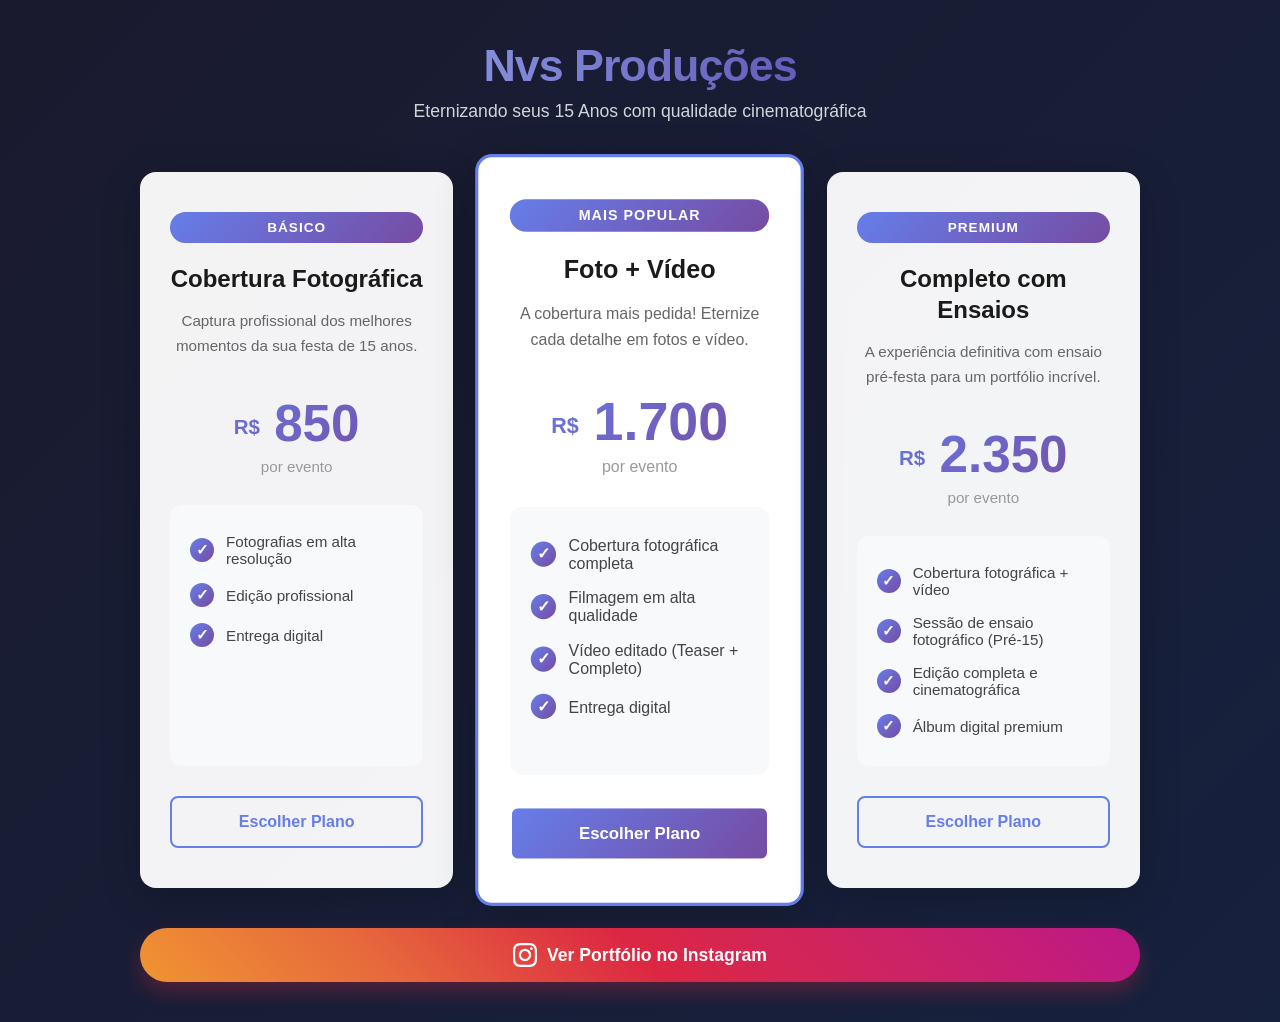
<file: tabela de precos v1.html>
<!DOCTYPE html>
<html lang="pt-BR">
<head>
    <meta charset="UTF-8">
    <meta name="viewport" content="width=device-width, initial-scale=1.0">
    <title>Nvs Produções - 15 Anos</title>
    <style>
        * {
            margin: 0;
            padding: 0;
            box-sizing: border-box;
        }

        body {
            font-family: 'Segoe UI', Tahoma, Geneva, Verdana, sans-serif;
            background: linear-gradient(135deg, #1a1a2e 0%, #16213e 100%); /* Fundo mais escuro e cinematográfico */
            min-height: 100vh;
            display: flex;
            flex-direction: column;
            align-items: center;
            justify-content: center;
            padding: 40px 20px;
        }

        .container {
            max-width: 1000px;
            width: 100%;
        }

        .header {
            text-align: center;
            color: white;
            margin-bottom: 50px;
        }

        .header h1 {
            font-size: 2.8em;
            margin-bottom: 10px;
            font-weight: 800;
            letter-spacing: -1px;
            background: linear-gradient(to right, #a8c0ff, #3f2b96);
            -webkit-background-clip: text;
            -webkit-text-fill-color: transparent;
        }

        .header p {
            font-size: 1.1em;
            color: #d1d5db;
        }

        .pricing-grid {
            display: grid;
            grid-template-columns: repeat(auto-fit, minmax(280px, 1fr));
            gap: 30px;
            margin-bottom: 40px;
        }

        .pricing-card {
            background: rgba(255, 255, 255, 0.95);
            border-radius: 16px;
            padding: 40px 30px;
            text-align: center;
            transition: all 0.4s cubic-bezier(0.175, 0.885, 0.32, 1.275);
            box-shadow: 0 10px 40px rgba(0, 0, 0, 0.2);
            position: relative;
            overflow: hidden;
            display: flex;
            flex-direction: column;
        }

        .pricing-card:hover {
            transform: translateY(-12px);
            box-shadow: 0 20px 60px rgba(0, 0, 0, 0.4);
        }

        .pricing-card.popular {
            border: 3px solid #667eea;
            transform: scale(1.05);
            background: white;
        }

        .pricing-card.popular:hover {
            transform: scale(1.05) translateY(-12px);
        }

        .badge {
            display: inline-block;
            background: linear-gradient(135deg, #667eea 0%, #764ba2 100%);
            color: white;
            padding: 8px 16px;
            border-radius: 20px;
            font-size: 0.85em;
            font-weight: 600;
            margin-bottom: 20px;
            text-transform: uppercase;
            letter-spacing: 1px;
        }

        .service-name {
            font-size: 1.5em;
            font-weight: 700;
            color: #1a1a1a;
            margin-bottom: 15px;
            line-height: 1.3;
        }

        .description {
            color: #666;
            font-size: 0.95em;
            margin-bottom: 25px;
            line-height: 1.6;
            min-height: 60px;
        }

        .price {
            font-size: 3.2em;
            font-weight: 800;
            background: linear-gradient(135deg, #667eea 0%, #764ba2 100%);
            -webkit-background-clip: text;
            -webkit-text-fill-color: transparent;
            background-clip: text;
            margin-bottom: 5px;
        }

        .currency-symbol {
            font-size: 0.4em;
            vertical-align: middle;
        }

        .period {
            color: #999;
            font-size: 0.95em;
            margin-bottom: 30px;
        }

        .features {
            text-align: left;
            margin-bottom: 30px;
            padding: 20px;
            background: #f8f9fa;
            border-radius: 12px;
            flex-grow: 1;
        }

        .features li {
            list-style: none;
            padding: 8px 0;
            color: #444;
            font-size: 0.95em;
            display: flex;
            align-items: center;
        }

        .features li:before {
            content: "✓";
            display: inline-block;
            width: 24px;
            height: 24px;
            background: linear-gradient(135deg, #667eea 0%, #764ba2 100%);
            color: white;
            border-radius: 50%;
            text-align: center;
            line-height: 24px;
            font-weight: bold;
            margin-right: 12px;
            flex-shrink: 0;
        }

        /* Uiverse.io Inspired Button for Plans */
        .cta-button {
            display: inline-block;
            width: 100%;
            padding: 15px 30px;
            color: #667eea;
            text-decoration: none;
            border-radius: 8px;
            font-weight: 700;
            font-size: 1em;
            transition: all 0.4s ease;
            border: 2px solid #667eea;
            background: transparent;
            cursor: pointer;
            position: relative;
            z-index: 1;
            overflow: hidden;
        }

        .cta-button::before {
            content: "";
            position: absolute;
            top: 0;
            left: 0;
            width: 100%;
            height: 100%;
            background: linear-gradient(135deg, #667eea 0%, #764ba2 100%);
            z-index: -1;
            transition: transform 0.5s ease;
            transform: scaleX(0);
            transform-origin: right;
        }

        .cta-button:hover {
            color: white;
            border-color: transparent;
            box-shadow: 0 10px 20px rgba(102, 126, 234, 0.4);
        }

        .cta-button:hover::before {
            transform: scaleX(1);
            transform-origin: left;
        }

        .popular .cta-button {
            color: white;
            border-color: transparent;
        }
        
        .popular .cta-button::before {
            transform: scaleX(1);
        }

        .popular .cta-button:hover {
            transform: scale(1.02);
        }

        /* Uiverse.io Inspired Instagram Button */
        .instagram-wrapper {
            margin-top: 20px;
            text-align: center;
        }

        .ig-btn {
            display: flex;
            align-items: center;
            justify-content: center;
            gap: 10px;
            padding: 15px 40px;
            background: linear-gradient(45deg, #f09433 0%, #e6683c 25%, #dc2743 50%, #cc2366 75%, #bc1888 100%);
            color: white;
            text-decoration: none;
            font-size: 1.1em;
            font-weight: bold;
            border-radius: 50px;
            box-shadow: 0 10px 20px rgba(220, 39, 67, 0.3);
            transition: all 0.3s ease;
            position: relative;
            overflow: hidden;
        }

        .ig-btn:hover {
            transform: translateY(-3px) scale(1.02);
            box-shadow: 0 15px 25px rgba(220, 39, 67, 0.5);
        }

        .ig-btn svg {
            width: 24px;
            height: 24px;
            fill: white;
        }

        @media (max-width: 768px) {
            .pricing-card.popular {
                transform: scale(1);
            }

            .pricing-card.popular:hover {
                transform: translateY(-8px);
            }

            .header h1 {
                font-size: 2em;
            }
        }
    </style>
</head>
<body>
    <div class="container">
        <div class="header">
            <h1>Nvs Produções</h1>
            <p>Eternizando seus 15 Anos com qualidade cinematográfica</p>
        </div>

        <div class="pricing-grid">
            <!-- Pacote 1 -->
            <div class="pricing-card">
                <div class="badge">Básico</div>
                <h2 class="service-name">Cobertura Fotográfica</h2>
                <p class="description">Captura profissional dos melhores momentos da sua festa de 15 anos.</p>
                <div class="price"><span class="currency-symbol">R$</span> 850</div>
                <div class="period">por evento</div>
                <div class="features">
                    <ul>
                        <li>Fotografias em alta resolução</li>
                        <li>Edição profissional</li>
                        <li>Entrega digital</li>
                    </ul>
                </div>
                <!-- Link do WhatsApp adaptado -->
                <a href="https://wa.me/5534996300397?text=Olá! Gostaria de saber mais sobre o pacote *Básico (R$ 850)* para aniversário de 15 anos pela Nvs Produções." target="_blank" class="cta-button">Escolher Plano</a>
            </div>

            <!-- Pacote 2 - Popular -->
            <div class="pricing-card popular">
                <div class="badge">Mais Popular</div>
                <h2 class="service-name">Foto + Vídeo</h2>
                <p class="description">A cobertura mais pedida! Eternize cada detalhe em fotos e vídeo.</p>
                <div class="price"><span class="currency-symbol">R$</span> 1.700</div>
                <div class="period">por evento</div>
                <div class="features">
                    <ul>
                        <li>Cobertura fotográfica completa</li>
                        <li>Filmagem em alta qualidade</li>
                        <li>Vídeo editado (Teaser + Completo)</li>
                        <li>Entrega digital</li>
                    </ul>
                </div>
                <!-- Link do WhatsApp adaptado -->
                <a href="https://wa.me/5534996300397?text=Olá! Gostaria de reservar o pacote *Foto + Vídeo (R$ 1.700)* para aniversário de 15 anos pela Nvs Produções." target="_blank" class="cta-button">Escolher Plano</a>
            </div>

            <!-- Pacote 3 -->
            <div class="pricing-card">
                <div class="badge">Premium</div>
                <h2 class="service-name">Completo com Ensaios</h2>
                <p class="description">A experiência definitiva com ensaio pré-festa para um portfólio incrível.</p>
                <div class="price"><span class="currency-symbol">R$</span> 2.350</div>
                <div class="period">por evento</div>
                <div class="features">
                    <ul>
                        <li>Cobertura fotográfica + vídeo</li>
                        <li>Sessão de ensaio fotográfico (Pré-15)</li>
                        <li>Edição completa e cinematográfica</li>
                        <li>Álbum digital premium</li>
                    </ul>
                </div>
                <!-- Link do WhatsApp adaptado -->
                <a href="https://wa.me/5534996300397?text=Olá! Fiquei interessada no pacote *Premium Completo (R$ 2.350)* para aniversário de 15 anos. Podemos conversar?" target="_blank" class="cta-button">Escolher Plano</a>
            </div>
        </div>

        <!-- Seção do Instagram -->
        <div class="instagram-wrapper">
            <a href="https://instagram.com/nvs.producoes" target="_blank" class="ig-btn">
                <svg viewBox="0 0 24 24">
                    <path d="M12 2.163c3.204 0 3.584.012 4.85.07 3.252.148 4.771 1.691 4.919 4.919.058 1.265.069 1.645.069 4.849 0 3.205-.012 3.584-.069 4.849-.149 3.225-1.664 4.771-4.919 4.919-1.266.058-1.644.07-4.85.07-3.204 0-3.584-.012-4.849-.07-3.26-.149-4.771-1.699-4.919-4.92-.058-1.265-.07-1.644-.07-4.849 0-3.204.013-3.583.07-4.849.149-3.227 1.664-4.771 4.919-4.919 1.266-.057 1.645-.069 4.849-.069zm0-2.163c-3.259 0-3.667.014-4.947.072-4.358.2-6.78 2.618-6.98 6.98-.059 1.281-.073 1.689-.073 4.948 0 3.259.014 3.668.072 4.948.2 4.358 2.618 6.78 6.98 6.98 1.281.058 1.689.072 4.948.072 3.259 0 3.668-.014 4.948-.072 4.354-.2 6.782-2.618 6.979-6.98.059-1.28.073-1.689.073-4.948 0-3.259-.014-3.667-.072-4.947-.196-4.354-2.617-6.78-6.979-6.98-1.281-.059-1.69-.073-4.949-.073zm0 5.838c-3.403 0-6.162 2.759-6.162 6.162s2.759 6.163 6.162 6.163 6.162-2.759 6.162-6.163c0-3.403-2.759-6.162-6.162-6.162zm0 10.162c-2.209 0-4-1.79-4-4 0-2.209 1.791-4 4-4s4 1.791 4 4c0 2.21-1.791 4-4 4zm6.406-11.845c-.796 0-1.441.645-1.441 1.44s.645 1.44 1.441 1.44c.795 0 1.439-.645 1.439-1.44s-.644-1.44-1.439-1.44z"/>
                </svg>
                Ver Portfólio no Instagram
            </a>
        </div>
    </div>
</body>
</html>
</file>
<file: portfolio.css>
@font-face {
  font-family: 'Barlow Condensed';
  src: url('fonts/barlow-condensed.woff2') format('woff2');
  font-style: normal;
  font-weight: 800;
  font-display: swap;
}
@font-face {
  font-family: 'DM Sans';
  src: url('fonts/dm-sans.woff2') format('woff2');
  font-weight: 400 700;
  font-display: swap;
}
@font-face {
  font-family: 'Froople';
  src: url('fonts/froople.otf') format('opentype');
  font-style: normal;
  font-weight: 400;
  font-display: swap;
}
:root {
  color-scheme: dark;
  --ink: #0b101b;
  --paper: #f5f4f4;
  --accent: #558dff;
  --night: #151d2c;
  --card: #1b263a;
  --muted: #b9c3d5;
  --rule: #404d64;
  --display: 'Barlow Condensed', Impact, 'Arial Narrow', sans-serif;
  --sans: 'DM Sans', system-ui, sans-serif;
  --mono: ui-monospace, 'SFMono-Regular', Consolas, 'Liberation Mono', monospace;
  --gutter: clamp(20px, 4.5vw, 80px);
}
* { box-sizing: border-box; }
html { scroll-behavior: smooth; }
body { margin: 0; font: 400 1rem/1.5 var(--sans); color: var(--paper); background: var(--ink); }
h1, h2, h3, p { margin: 0; }
button, a { -webkit-tap-highlight-color: transparent; }
button { font: inherit; cursor: pointer; color: inherit; }
a { color: inherit; text-decoration: none; }
[hidden] { display: none !important; }
::selection { background: var(--accent); color: var(--ink); }
:focus-visible { outline: 3px solid var(--accent); outline-offset: 3px; }
.container { width: 100%; max-width: 1440px; margin-inline: auto; padding-inline: var(--gutter); }
section[id] { scroll-margin-top: 76px; }
.skip-link { position: fixed; z-index: 10; left: 1rem; top: -5rem; color: var(--ink); background: var(--accent); padding: .75rem 1rem; }
.skip-link:focus { top: .5rem; }
#nav { position: sticky; top: 0; z-index: 5; background: var(--ink); border-bottom: 1px solid var(--rule); }
.nav-inner, .links, .nav-actions, .logo { display: flex; align-items: center; }
.nav-inner { height: 70px; justify-content: space-between; gap: 1.5rem; }
.logo { gap: .55rem; }
.brand-symbol { height: 36px; width: 36px; display: flex; align-items: center; justify-content: center; gap: 2px; overflow: hidden; background: var(--accent); border-radius: 50%; }
.brand-symbol i { display: block; width: 4px; height: 17px; transform: skew(-22deg); background: var(--ink); }
.brand-symbol i:nth-child(2) { height: 23px; }
.wordmark { display: flex; flex-direction: column; align-items: center; font: 800 32px/.76 var(--display); letter-spacing: -.03em; }
.wordmark span { font: 700 7.6px/1 var(--sans); letter-spacing: .075em; margin-top: 4px; }
.links { gap: clamp(1.2rem, 3vw, 3rem); margin-left: auto; margin-right: clamp(1rem, 4vw, 4.5rem); }
.links a, .nav-actions { font-size: .86rem; font-weight: 600; }
.links a { padding: .6rem 0; text-decoration-thickness: 1px; text-underline-offset: 5px; }
.links a:hover { text-decoration: underline; }
.nav-actions { gap: 1.2rem; }
.language-button { border: 0; background: none; padding: .55rem 0; font: 500 .72rem/1.2 var(--mono); }
.nav-cta, .button { display: inline-flex; align-items: center; justify-content: center; gap: 1.1rem; min-height: 44px; padding: .65rem 1.2rem; font: 700 .85rem/1.25 var(--sans); border-radius: 99px; border: 1px solid transparent; }
.nav-cta { min-height: 38px; border-color: var(--rule); background: var(--night); color: var(--paper); }
.nav-cta span, .hero-cta span { display: inline-block; transition: transform .22s ease; font-size: 1.2em; }
.nav-cta:is(:hover, :focus-visible) span { transform: translate(2px,-2px); }
.hero { position: relative; isolation: isolate; background: var(--ink); color: var(--paper); overflow: hidden; }
.hero-stage, .hero-shade { position: absolute; inset: 0; width: 100%; height: 100%; z-index: -1; }
.hero-stage {
  z-index: -2;
  overflow: hidden;
  pointer-events: none;
  background: #0b0a10 url('assets/ribbon-wide.webp') center / cover no-repeat;
}
.ribbon-canvas { display: block; width: 100%; height: 100%; }
.hero::after {
  content: '';
  position: absolute;
  inset: 0;
  z-index: -1;
  pointer-events: none;
  background: url('assets/film-grain.png') repeat;
  opacity: .115;
}
.hero-shade { background: linear-gradient(90deg, #08080d55, transparent 62%), linear-gradient(0deg, #08080d94, transparent 20%); }
.hero-layout { min-height: clamp(545px, 42vw, 720px); display: grid; grid-template-rows: 1fr auto; }
.hero-copy { align-self: center; padding-block: clamp(38px, 3.5vw, 65px) 2rem; }
.hero-kicker, .section-number, .feature-label, .feature-index { font: 600 .68rem/1.4 var(--mono); letter-spacing: .11em; text-transform: uppercase; }
.hero-kicker, .section-number { display: flex; align-items: center; gap: .65rem; }
.hero-kicker i { display: block; border-radius: 50%; width: .55rem; aspect-ratio: 1; background: var(--accent); }
.hero h1 {
  font: 400 clamp(4.5rem, 8.5vw, 8.6rem)/1.08 'Froople', var(--display);
  text-transform: uppercase;
  letter-spacing: -.025em;
  margin: 1.05rem 0 1.65rem;
}
.title-morph-defs { position: absolute; pointer-events: none; }
.title-morph { position: relative; display: block; }
.title-morph-short { position: absolute; top: 50%; left: 0; opacity: 0; }
.title-morph-full { display: inline-block; transform-origin: left center; }
.hero h1 b { font-weight: inherit; color: var(--accent); }
.hero-description { color: #f2ede8; max-width: 49ch; font-size: clamp(.85rem, 1.06vw, 1.02rem); line-height: 1.5; }
.hero-cta { margin-top: 1.35rem; background: var(--accent); color: var(--ink); }
.hero-cta:is(:hover, :focus-visible) span { transform: translate(2px,2px); }
.feature-bar { display: flex; justify-content: space-between; align-items: center; padding-block: 13px 16px; gap: .75rem; border-top: 1px solid #ffffff49; }
.feature-play { display: inline-flex; align-items: center; gap: .85rem; text-align: left; padding: 0; border: 0; background: none; }
.play-disc, .project-play { display: grid; place-items: center; border-radius: 50%; width: 40px; height: 40px; border: 1px solid currentColor; }
.play-disc::before, .project-play::before { content: ''; width: 0; height: 0; border-block: 5px solid transparent; border-left: 8px solid currentColor; margin-left: 2px; }
.play-disc { transition: .2s ease; }
.feature-play:is(:hover, :focus-visible) .play-disc { background: var(--accent); border-color: var(--accent); color: var(--ink); }
.feature-label { display: block; color: #ded8d3; font-size: .58rem; }
#heroTitle { display: block; font-size: .95rem; font-weight: 600; }
.feature-nav { display: flex; align-items: center; gap: .45rem; }
.feature-index { margin-right: .5rem; letter-spacing: .03em; font-size: .7rem; }
.feature-index > span:last-child { color: #cbc6c2; }
.feature-nav button, #lightboxClose { background: #1614146b; color: #fff; border: 1px solid #f5f2ee83; width: 36px; height: 36px; padding: 0; border-radius: 50%; font: 500 1rem var(--sans); }
.feature-nav button:hover, #lightboxClose:hover { color: var(--ink); background: var(--accent); }

#trabalho { padding-block: clamp(3.6rem, 6vw, 7rem); }
.section-head { display: flex; align-items: end; justify-content: space-between; gap: 2rem; margin-bottom: clamp(1.75rem, 3.3vw, 3.3rem); }
.section-head h2 { margin-top: .8rem; font: 800 clamp(3.35rem, 5.6vw, 6.1rem)/.96 var(--display); letter-spacing: -.027em; text-transform: uppercase; }
.section-number { color: var(--accent); }
.section-number::before { content: ''; width: 1.55rem; height: 3px; background: currentColor; }
.section-head p { max-width: 32ch; color: var(--muted); font-size: .94rem; line-height: 1.5; }
.work-filters { display: flex; flex-wrap: wrap; gap: .4rem; margin-bottom: 1.45rem; }
.work-filter-btn { display: inline-flex; align-items: center; justify-content: center; gap: .55rem; min-height: 36px; background: transparent; border: 1px solid var(--rule); border-radius: 99px; padding: .4rem .85rem; font: 600 .78rem var(--sans); }
.work-filter-btn:is(:hover, :focus-visible) { border-color: var(--paper); }
.work-filter-btn.active { background: var(--accent); border-color: var(--accent); color: var(--ink); }
.count { font: 500 .62rem var(--mono); opacity: .75; }
.work-grid { display: grid; grid-template-columns: repeat(3,minmax(0,1fr)); gap: clamp(1.4rem,2.6vw,2.7rem) clamp(.85rem,1.6vw,1.8rem); }
.project { display: block; border: 0; padding: 0; min-width: 0; background: transparent; text-align: left; }
.project-frame { position: relative; display: block; overflow: hidden; aspect-ratio: 16/10; background: var(--night); border-radius: 3px; }
.project-bg { display: block; width: 100%; height: 100%; object-fit: cover; }
.project-play { position: absolute; bottom: .75rem; left: .75rem; width: 32px; height: 32px; color: white; background: #1412138a; border-color: #ffffff9c; transition: color .2s, background-color .2s; }

.project:is(:hover, :focus-visible) .project-play { color: var(--ink); background: var(--accent); border-color: var(--accent); }
.project-info { display: flex; justify-content: space-between; align-items: start; gap: 1rem; padding-block: .75rem; border-bottom: 1px solid var(--rule); }
.project-title { display: block; font: 700 clamp(1.05rem,1.6vw,1.5rem)/1.2 var(--sans); letter-spacing: -.04em; }
.project-type { display: block; margin-top: .3rem; font: 500 .63rem/1.4 var(--mono); text-transform: uppercase; letter-spacing: .045em; color: var(--muted); }
.project-arrow { margin: .2rem .15rem 0 0; font-size: 1.15rem; line-height: 1.2; transition: transform .25s; }
.project:is(:hover, :focus-visible) .project-arrow { transform: translate(2px,-2px); }
#lightbox { border: 1px solid var(--rule); padding: 0; width: fit-content; max-width: calc(100vw - 20px); max-height: 96dvh; background: var(--ink); color: var(--paper); }
#lightbox::backdrop { background: #100e0fdf; }
.lightbox-shell { padding: clamp(.8rem, 2vw, 1.5rem); }
.lightbox-heading { display: flex; align-items: center; justify-content: space-between; gap: .75rem; margin-bottom: .75rem; }
#lightboxTitle { font: 800 1.6rem/1 var(--display); }
#lightboxClose { font-size: 1.45rem; flex: none; }
.lightbox-inner { width: min(850px, 85vw, 112dvh); aspect-ratio: 16/9; background: #111010; }
.lightbox-inner.is-short { width: min(410px, 79vw, 39dvh); aspect-ratio: 9/16; }
.lightbox-inner iframe { display: block; width: 100%; height: 100%; border: 0; }
#lightboxSource { display: inline-block; color: var(--accent); text-decoration: underline; text-underline-offset: 4px; padding-top: .75rem; font-size: .9rem; }
body:has(#lightbox[open]) { overflow: hidden; }
@media (max-width: 900px) {
  .work-grid { grid-template-columns: repeat(2,minmax(0,1fr)); }
  .section-head { align-items: start; flex-direction: column; gap: 1rem; }
  .section-head p { max-width: 50ch; }
}
@media (max-width: 640px) {
  :root { --gutter: 20px; }
  .nav-inner { display: grid; grid-template-columns: 1fr auto; height: auto; padding-top: 6px; gap: 2px .5rem; }
  .nav-actions { gap: .65rem; }
  .language-button { min-height: 44px; }
  .links { grid-row: 2; grid-column: 1/-1; justify-content: space-between; width: 100%; margin: 0; border-top: 1px solid var(--rule); }
  .links a { display: flex; align-items: center; min-height: 44px; font-size: .82rem; }
  .nav-cta { min-height: 36px; padding: .45rem .85rem; gap: .5rem; font-size: .78rem; }
  section[id] { scroll-margin-top: 90px; }
  .hero-layout { min-height: 0; }
  .hero-stage { background-image: url('assets/ribbon-tall.webp'); }
  .hero-shade { background: linear-gradient(90deg, #08080d66, transparent 90%), linear-gradient(0deg, #08080da6, #08080d85 38%, #08080d80 60%, transparent 86%); }
  .hero-copy { align-self: start; padding-block: clamp(1.8rem, 7vw, 2.75rem) 1.4rem; }
  .hero h1 { font-size: min(15.5vw, 6rem); margin: .95rem 0 1.15rem; }
  .hero-description { font-size: .9rem; line-height: 1.55; max-width: 42ch; }
  .work-filters { gap: .35rem; }
  .work-filter-btn { font-size: .75rem; min-height: 44px; gap: .35rem; padding-inline: .7rem; }
}
@media (max-width: 490px) {
  .work-grid { grid-template-columns: 1fr; }
  .project-frame { aspect-ratio: 16/9; }
  .section-head h2 { font-size: clamp(2.9rem, 12.7vw, 3.9rem); }
  .feature-nav { gap: .35rem; }
  .feature-index { margin-right: .15rem; }
  .feature-nav button, #lightboxClose { width: 44px; height: 44px; }
}
@media (prefers-reduced-motion: reduce) {
  html { scroll-behavior: auto; }
  *, *::before, *::after { animation-duration: 0s !important; transition-duration: 0s !important; }
}

/* Draw the directional arrow consistently across text fonts and devices. */
.arrow-icon, #lightboxSource::after {
  display: inline-block;
  flex: none;
  width: .78em;
  height: .78em;
  background: currentColor;
  mask: url("data:image/svg+xml,%3Csvg xmlns='http://www.w3.org/2000/svg' viewBox='0 0 16 16'%3E%3Cpath d='M3 13 13 3M3 3h10v10' fill='none' stroke='black' stroke-width='1.8'/%3E%3C/svg%3E") center/contain no-repeat;
}
.arrow-down { rotate: 90deg; }
.plan-cta .arrow-icon, #lightboxSource::after { margin-left: .55em; }
#lightboxSource::after { content: ''; }

/* A contact sheet doubles as the selector for the featured film. */
.film-picker { display: flex; gap: 5px; margin-left: auto; }
.film-tile {
  position: relative;
  width: 52px;
  height: 38px;
  padding: 0;
  overflow: hidden;
  border: 1px solid #fff6;
  border-radius: 3px;
  background: var(--night);
  transition: width .45s cubic-bezier(.2,.8,.2,1), border-color .25s;
}
.film-tile img { width: 100%; height: 100%; display: block; object-fit: cover; opacity: .62; transition: opacity .25s; }
.film-tile:is(:hover,:focus-visible) img, .film-tile[aria-pressed="true"] img { opacity: 1; }
.film-tile[aria-pressed="true"] { width: 83px; border: 2px solid var(--accent); }
.disciplines { position: relative; overflow: hidden; background: var(--ink); color: var(--paper); border-block: 1px solid var(--rule); }
.film-track { display: flex; }
.disciplines-inner {
  display: flex;
  flex: 0 0 100%;
  width: 100%;
  justify-content: space-around;
  align-items: center;
  gap: .4rem;
  padding-block: clamp(.85rem, 1.3vw, 1.35rem);
}
.disciplines-inner span { font: 800 clamp(1.05rem, 3.45vw, 3.25rem)/1 var(--display); text-transform: uppercase; }
.disciplines-inner span:nth-of-type(even) { color: var(--ink); -webkit-text-stroke: 1px var(--paper); }
.disciplines-inner i { height: clamp(.4rem, .7vw, .7rem); aspect-ratio: 1; background: var(--accent); transform: rotate(45deg); }
.project-frame { isolation: isolate; }
.project-play { z-index: 1; }


@media (max-width: 640px) {
  .feature-bar { display: grid; grid-template-columns: minmax(0,1fr) auto; gap: .65rem; }
  .film-picker { width: 100%; margin: 0; grid-row: 2; grid-column: 1/-1; }
  .film-tile { width: 0; flex: 1; height: 44px; }
  .film-tile[aria-pressed="true"] { width: 0; flex: 1.4; }
  .disciplines-inner { padding-inline: var(--gutter); justify-content: space-between; }
  .disciplines-inner[aria-hidden="true"] { display: none; }
  .disciplines-inner i:last-child { display: none; }
  .disciplines-inner span:nth-of-type(even) { color: var(--paper); -webkit-text-stroke: 0; }
}

/* The cover and the actual film still share a rising edge, as in Skiper UI's Image Reveal. */
.project-frame { --cut: var(--scroll-cut, 0%); background: var(--ink); }
.project-matte {
  position: absolute;
  inset: 5% 5.5%;
  display: grid;
  place-items: center;
  overflow: hidden;
  background: color-mix(in srgb, var(--accent) 76%, #10265c);
  pointer-events: none;
}
.project-matte::before {
  content: '';
  position: absolute;
  inset: 0;
  background: center / cover var(--poster);
  filter: grayscale(1) contrast(1.1);
  mix-blend-mode: multiply;
  opacity: .48;
}
.project-matte::after {
  content: 'NVS';
  position: relative;
  font: 800 clamp(4rem, 8vw, 8.5rem)/.9 var(--display);
  letter-spacing: -.075em;
  color: transparent;
  -webkit-text-stroke: 1.4px #fff9;
}
.project-bg { position: relative; }
@media (prefers-reduced-motion: no-preference) {
  .hero-stage:has(.ribbon-canvas[hidden]) {
    animation: ribbon-drift 42s ease-in-out infinite alternate;
  }
  @keyframes ribbon-drift {
    from { transform: scale(1); }
    to { transform: translate(-1.5%, 1%) scale(1.075); }
  }

  .project-frame .project-bg {
    clip-path: inset(var(--cut) 0 0);
    transition: clip-path .28s cubic-bezier(.18,.72,.25,1);
  }
  .project-frame::after {
    content: '';
    position: absolute;
    inset: auto 0 0;
    height: 2px;
    background: var(--accent);
    clip-path: inset(0 var(--cut) 0 0);
    transition: clip-path .28s cubic-bezier(.18,.72,.25,1);
    pointer-events: none;
  }
  .project:focus-visible .project-frame { --cut: 0%; }
  @media (hover: hover) and (pointer: fine) {
    .project:hover .project-frame { --cut: 0%; }
  }

  .title-morph {
    --morph-duration: 1.45s;
    animation: title-threshold var(--morph-duration) steps(1, end);
  }
  .title-morph-short {
    transform-origin: left center;
    animation: title-short var(--morph-duration) ease-in-out both;
  }
  .title-morph-full { animation: title-full var(--morph-duration) ease-in-out backwards; }
  @keyframes title-threshold {
    from { filter: url(#title-morph-threshold); }
    to { filter: none; }
  }
  @keyframes title-short {
    0% { opacity: 0; filter: blur(20px); transform: translateY(-50%) scale(.8); }
    22%, 36% { opacity: 1; filter: blur(0); transform: translateY(-50%); }
    76%, 100% { opacity: 0; filter: blur(20px); transform: translateY(-50%) scale(1.2); }
  }
  @keyframes title-full {
    0%, 36% { opacity: 0; filter: blur(20px); transform: scale(.8); }
    92%, 100% { opacity: 1; filter: blur(0); transform: none; }
  }
  .plans.active .plan-card { animation: print-in .55s cubic-bezier(.18,.8,.2,1) backwards; }
  .plans.active .plan-card:nth-child(3n+2) { animation-delay: 65ms; }
  .plans.active .plan-card:nth-child(3n) { animation-delay: 120ms; }
  @keyframes print-in {
    from { opacity: .3; transform: translateY(18px); }
    to { opacity: 1; transform: none; }
  }
  @media (min-width: 641px) and (hover: hover) {
    @supports (animation-timeline: view()) {
      .disciplines { view-timeline: --film block; }
      .film-track:has([aria-hidden="true"].disciplines-inner) { animation: advance-film linear both; animation-timeline: --film; animation-range: cover; }
      @keyframes advance-film { from { transform: translateX(0); } to { transform: translateX(-42%); } }
    }
  }
}
@media (prefers-reduced-motion: reduce) {
  .film-tile, .film-tile img { transition: none; }
}

@media (max-width: 640px) and (pointer: coarse) {
  .project-frame { --cut: 0%; }
}
</file>
<file: lower.css>
/* Services */
#servicos, #sobre, #depoimentos, #faq, #contato {
  padding-block: clamp(4.5rem, 8vw, 8rem);
}

#servicos {
  color: var(--paper);
  background: #101724;
  border-top: 1px solid var(--rule);
}

.tabs {
  display: inline-flex;
  flex-wrap: wrap;
  gap: .25rem;
  max-width: 100%;
  margin: 0 0 1.4rem;
  border: 1px solid var(--rule);
  border-radius: 2rem;
  padding: .25rem;
}

.tab-btn {
  min-height: 40px;
  border: 0;
  border-radius: 2rem;
  padding: .4rem clamp(.85rem, 1.5vw, 1.5rem);
  font: 600 .9rem/1.3 var(--sans);
  cursor: pointer;
  color: var(--muted);
  background: transparent;
  transition: background-color .2s ease, color .2s ease;
}

.tab-btn:hover { background: var(--card); }
.tab-btn.active, .tab-btn[aria-selected="true"] { background: var(--paper); color: var(--ink); }
.plans:not(.active), .plans[hidden] { display: none; }

.plans-grid, .en-showcase-grid {
  display: grid;
  grid-template-columns: repeat(3, minmax(0, 1fr));
  gap: 1rem;
}

.plan-card {
  display: flex;
  flex-direction: column;
  align-items: flex-start;
  padding: clamp(1.3rem, 2.7vw, 2.7rem);
  background: var(--night);
  border: 1px solid var(--rule);
  min-width: 0;
}

.plan-card.featured { background: var(--card); color: var(--paper); border-color: var(--accent); }

.plan-label, .plan-badge, .role, .en-card-tag, .en-badge {
  font: 500 .7rem/1.55 var(--mono);
  letter-spacing: .065em;
  text-transform: uppercase;
}

.plan-label {
  order: -2;
  color: var(--muted);
  margin-bottom: .65rem;
}

.featured .plan-label { color: var(--muted); }

.plan-badge {
  order: 1;
  align-self: flex-start;
  padding: .2rem .6rem;
  margin: .65rem 0 .1rem;
  background: var(--accent);
  color: var(--night);
}

.plan-name {
  font: 700 clamp(2rem, 3.3vw, 3.4rem)/1.03 var(--display);
  letter-spacing: -.025em;
}

.plan-price {
  order: 2;
  margin: auto 0 0;
  padding-block: 1.7rem 1.1rem;
  font: 600 clamp(1.75rem, 2.7vw, 2.65rem)/1 var(--sans);
  letter-spacing: -.06em;
  font-variant-numeric: tabular-nums;
}

.plan-price small {
  display: inline-block;
  font: 500 .9rem/1.4 var(--sans);
  letter-spacing: -.02em;
}

.plan-features {
  order: 3;
  margin: 0;
  padding: .85rem 0 1.45rem;
  width: 100%;
  min-height: 9.65rem;
  list-style: none;
  border-top: 1px solid var(--rule);
}

.featured .plan-features { border-color: var(--muted); }

.plan-features li {
  display: flex;
  align-items: baseline;
  gap: .65rem;
  padding-block: .22rem;
  font: 400 .94rem/1.4 var(--sans);
}

.plan-features li::before {
  content: '';
  flex: none;
  width: .4rem;
  height: .4rem;
  border: 1px solid currentColor;
  border-radius: 50%;
  transform: translateY(-.12rem);
}

.featured .plan-features li::before { color: var(--accent); }

.plan-cta {
  order: 4;
  display: flex;
  align-items: center;
  justify-content: center;
  width: 100%;
  min-height: 46px;
  padding: .55rem 1rem;
  color: var(--paper);
  border: 1px solid #74747c;
  border-radius: 2rem;
  text-align: center;
  text-decoration: none;
  font: 600 .875rem/1.4 var(--sans);
  transition: background-color .2s ease, color .2s ease;
}

.featured .plan-cta { color: var(--ink); background: var(--accent); border-color: var(--accent); }
.plan-cta:hover, .plan-cta:focus-visible { background: var(--ink); color: #fff; }
.featured .plan-cta:hover, .featured .plan-cta:focus-visible { background: var(--paper); color: var(--ink); }

/* Studio and client voices */
#sobre {
  background-color: var(--night);
  color: var(--paper);
}

.about-grid {
  display: grid;
  align-items: center;
  grid-template-columns: minmax(0, 1.15fr) minmax(0, 1fr);
  gap: clamp(3rem, 8vw, 9rem);
}

#sobre .section-number { color: var(--accent); }
.about-text {
  max-width: 13em;
  margin-block: 1.75rem 0;
  font: 700 clamp(2.8rem, 5.3vw, 5.7rem)/.97 var(--display);
  letter-spacing: -.033em;
}

.about-text span { display: block; color: var(--accent); }
.about-note {
  max-width: 34ch;
  margin-top: 2rem;
  border-left: 2px solid var(--accent);
  padding-left: 1rem;
}
.about-note strong {
  color: var(--paper);
  font: 600 .72rem/1.4 var(--mono);
  text-transform: uppercase;
  letter-spacing: .055em;
}
.about-note p { margin: .35rem 0 0; font: 400 .95rem/1.45 var(--sans); color: var(--muted); }


.fact {
  display: grid;
  grid-template-columns: minmax(5.5rem, .8fr) minmax(0, 1.3fr);
  gap: .8rem;
  align-items: baseline;
  padding-block: 1rem;
  border-top: 1px solid var(--rule);
}

.fact:last-child { border-bottom: 1px solid var(--rule); }
.fact span:first-child {
  color: var(--muted);
  font: 500 .7rem/1.4 var(--mono);
  text-transform: uppercase;
  letter-spacing: .055em;
}
.fact span:last-child { font: 500 1rem/1.45 var(--sans); }

#depoimentos, #faq { color: var(--paper); background: var(--ink); }
.testimonials-grid { display: grid; grid-template-columns: repeat(3, minmax(0, 1fr)); gap: clamp(1.5rem, 4vw, 4rem); }

.testimonial {
  display: flex;
  flex-direction: column;
  padding-top: 1.35rem;
  border-top: 2px solid var(--accent);
}

.quote {
  margin: 0 0 1.6rem;
  font: 500 clamp(1.12rem, 1.6vw, 1.6rem)/1.42 var(--sans);
  letter-spacing: -.033em;
}
.name { margin-top: auto; font: 700 .92rem/1.45 var(--sans); }
.role { margin-top: .2rem; color: var(--muted); }

#faq { border-top: 1px solid var(--rule); }
#faq > .container {
  display: grid;
  grid-template-columns: minmax(0, .84fr) minmax(0, 1.16fr);
  align-items: start;
  gap: clamp(2rem, 6vw, 7rem);
}
#faq .section-head { margin: 0; }
.faq-item { border-top: 1px solid var(--rule); }
.faq-item:last-child { border-bottom: 1px solid var(--rule); }

.faq-q {
  display: flex;
  align-items: center;
  justify-content: space-between;
  width: 100%;
  gap: 1rem;
  border: 0;
  padding: 1.1rem 0;
  background: transparent;
  color: var(--paper);
  text-align: left;
  cursor: pointer;
  font: 600 clamp(1rem, 1.4vw, 1.28rem)/1.35 var(--sans);
  letter-spacing: -.025em;
}
.faq-q .icon {
  display: grid;
  place-items: center;
  flex: none;
  width: 2rem;
  height: 2rem;
  border: 1px solid #74747c;
  border-radius: 50%;
  font: 400 1.1rem/1 var(--sans);
  transition: transform .25s ease, background-color .2s ease;
}
.faq-q:is(:hover, :focus-visible) .icon, .faq-item.open .icon { background: var(--accent); color: var(--ink); }
.faq-item.open .icon { transform: rotate(45deg); }
.faq-item:not(.open) .faq-a { display: none; }
.faq-a-inner { padding: 0 2.8rem 1.3rem 0; font: 400 1rem/1.6 var(--sans); color: var(--muted); }

/* Closing spread */
#contato { background: var(--night); color: var(--paper); }
#contato .container {
  display: grid;
  grid-template-columns: minmax(0, 1.65fr) minmax(0, .8fr);
  column-gap: clamp(2rem, 5vw, 6rem);
  align-items: start;
}
#contato .section-number { grid-column: 1 / -1; color: var(--accent); }
#contato .section-number::before { background-color: currentColor; }
#contato h2 {
  grid-row: span 2;
  margin: 1.4rem 0 0;
  font: 800 clamp(3rem, 6.8vw, 7.4rem)/.92 var(--display);
  text-transform: uppercase;
  letter-spacing: -.035em;
  text-wrap: balance;
}
#contato p { align-self: end; max-width: 38ch; margin: 1.55rem 0 1.15rem; font: 450 1rem/1.55 var(--sans); }
#contato .hero-actions, #viewEn .hero-actions { display: flex; flex-wrap: wrap; gap: .7rem; }
#contato .button { background: var(--paper); border: 1px solid var(--paper); color: var(--ink); }
#contato .button.dark { color: var(--paper); border-color: #74747c; background: transparent; }
#contato .button:is(:hover, :focus-visible) { background: var(--accent); color: var(--ink); }

footer { background: var(--ink); color: var(--paper); }
.footer-inner {
  display: flex;
  justify-content: space-between;
  align-items: baseline;
  flex-wrap: wrap;
  padding-block: 1.7rem;
  gap: .8rem 2rem;
  font: 500 .68rem/1.5 var(--mono);
  letter-spacing: .045em;
  text-transform: uppercase;
}
.footer-inner span + span { color: var(--muted); }

/* Editing services */
#viewEn {
  background: var(--night);
  color: var(--paper);
  min-height: 80svh;
  padding-block: clamp(4rem, 8vw, 8rem);
}
.en-badge, .en-card-tag { display: block; color: var(--accent); }
#viewEn h1 {
  max-width: 17ch;
  margin: 1.6rem 0;
  font: 800 clamp(3.5rem, 9vw, 9rem)/.9 var(--display);
  letter-spacing: -.035em;
  text-transform: uppercase;
}
#viewEn h1 em { color: var(--accent); font-style: normal; }
#viewEn .container > p { max-width: 55ch; margin: 0 0 1.6rem; color: var(--muted); font: 400 1.08rem/1.55 var(--sans); }
#viewEn .button { background: var(--accent); border: 1px solid var(--accent); color: var(--ink); }
#viewEn .button.dark { background: transparent; border-color: #74747c; color: var(--paper); }
#viewEn .button:is(:hover, :focus-visible) { background: var(--paper); color: var(--ink); }

.en-showcase-grid { gap: clamp(1.5rem, 4vw, 4rem); margin-top: clamp(3.25rem, 6vw, 7rem); }
.en-card { border-top: 1px solid var(--rule); padding-top: 1.25rem; }
.en-card h3 { margin: .65rem 0; font: 700 clamp(1.65rem, 2.5vw, 2.5rem)/1.04 var(--display); }
.en-card p { margin: 0; color: var(--muted); font: 400 .98rem/1.5 var(--sans); }

@media (max-width: 820px) {
  .about-grid, #faq > .container, #contato .container { grid-template-columns: minmax(0, 1fr); }
  #contato h2 { grid-row: auto; }
  #contato p { max-width: 53ch; }
  .plans-grid { gap: .65rem; }
  .plan-card { padding: 1.25rem; }
}

@media (max-width: 660px) {
  .plans-grid, .testimonials-grid, .en-showcase-grid { grid-template-columns: 1fr; }
  .plan-card { padding: 1.55rem; }
  .plan-features { min-height: 0; }
  .plan-price { padding-top: 1.2rem; }
  .testimonials-grid { gap: 1.8rem; }
  .quote { margin-bottom: .95rem; }
  #contato h2 { font-size: clamp(2.15rem, 10.8vw, 4.4rem); }
  #viewEn h1 { font-size: clamp(2.6rem, 11.5vw, 4.7rem); }
}

@media (prefers-reduced-motion: reduce) {
  .plan-cta, .tab-btn, .faq-q .icon { transition: none; }
}
</file>
